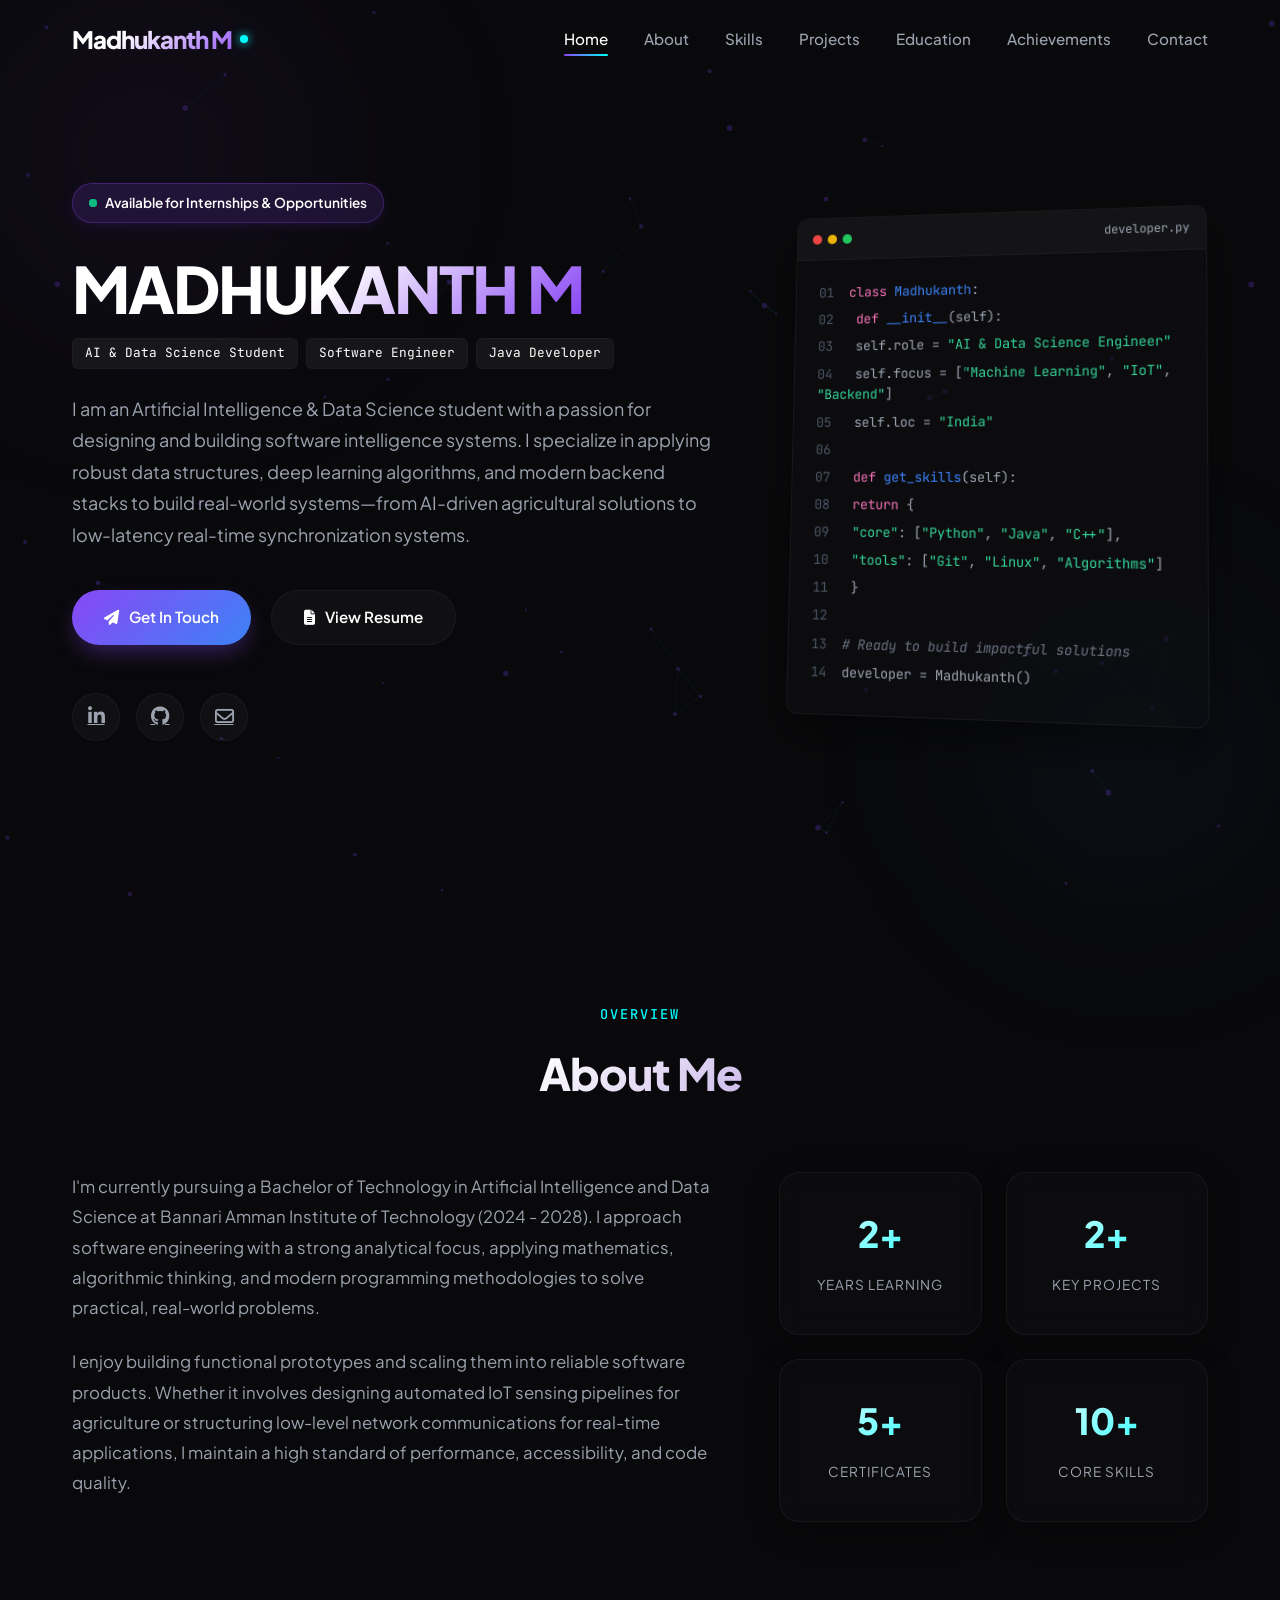
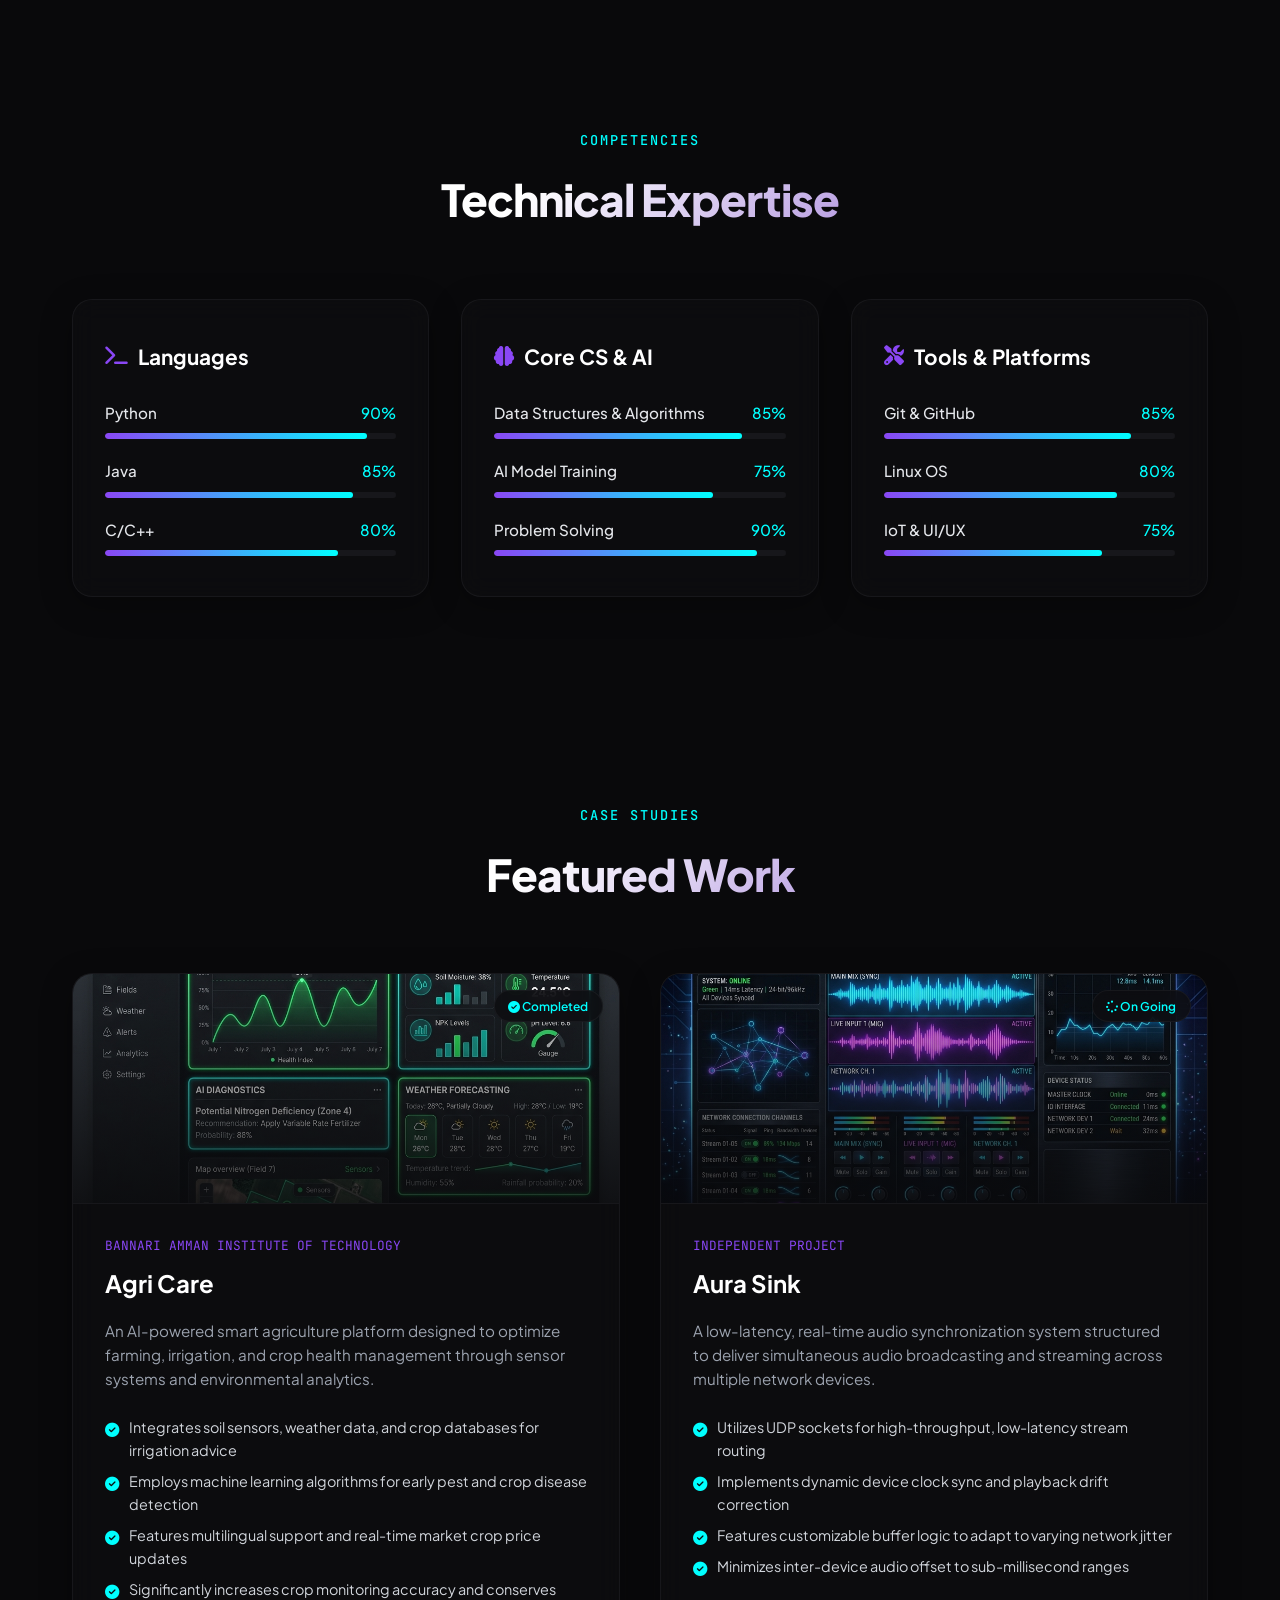
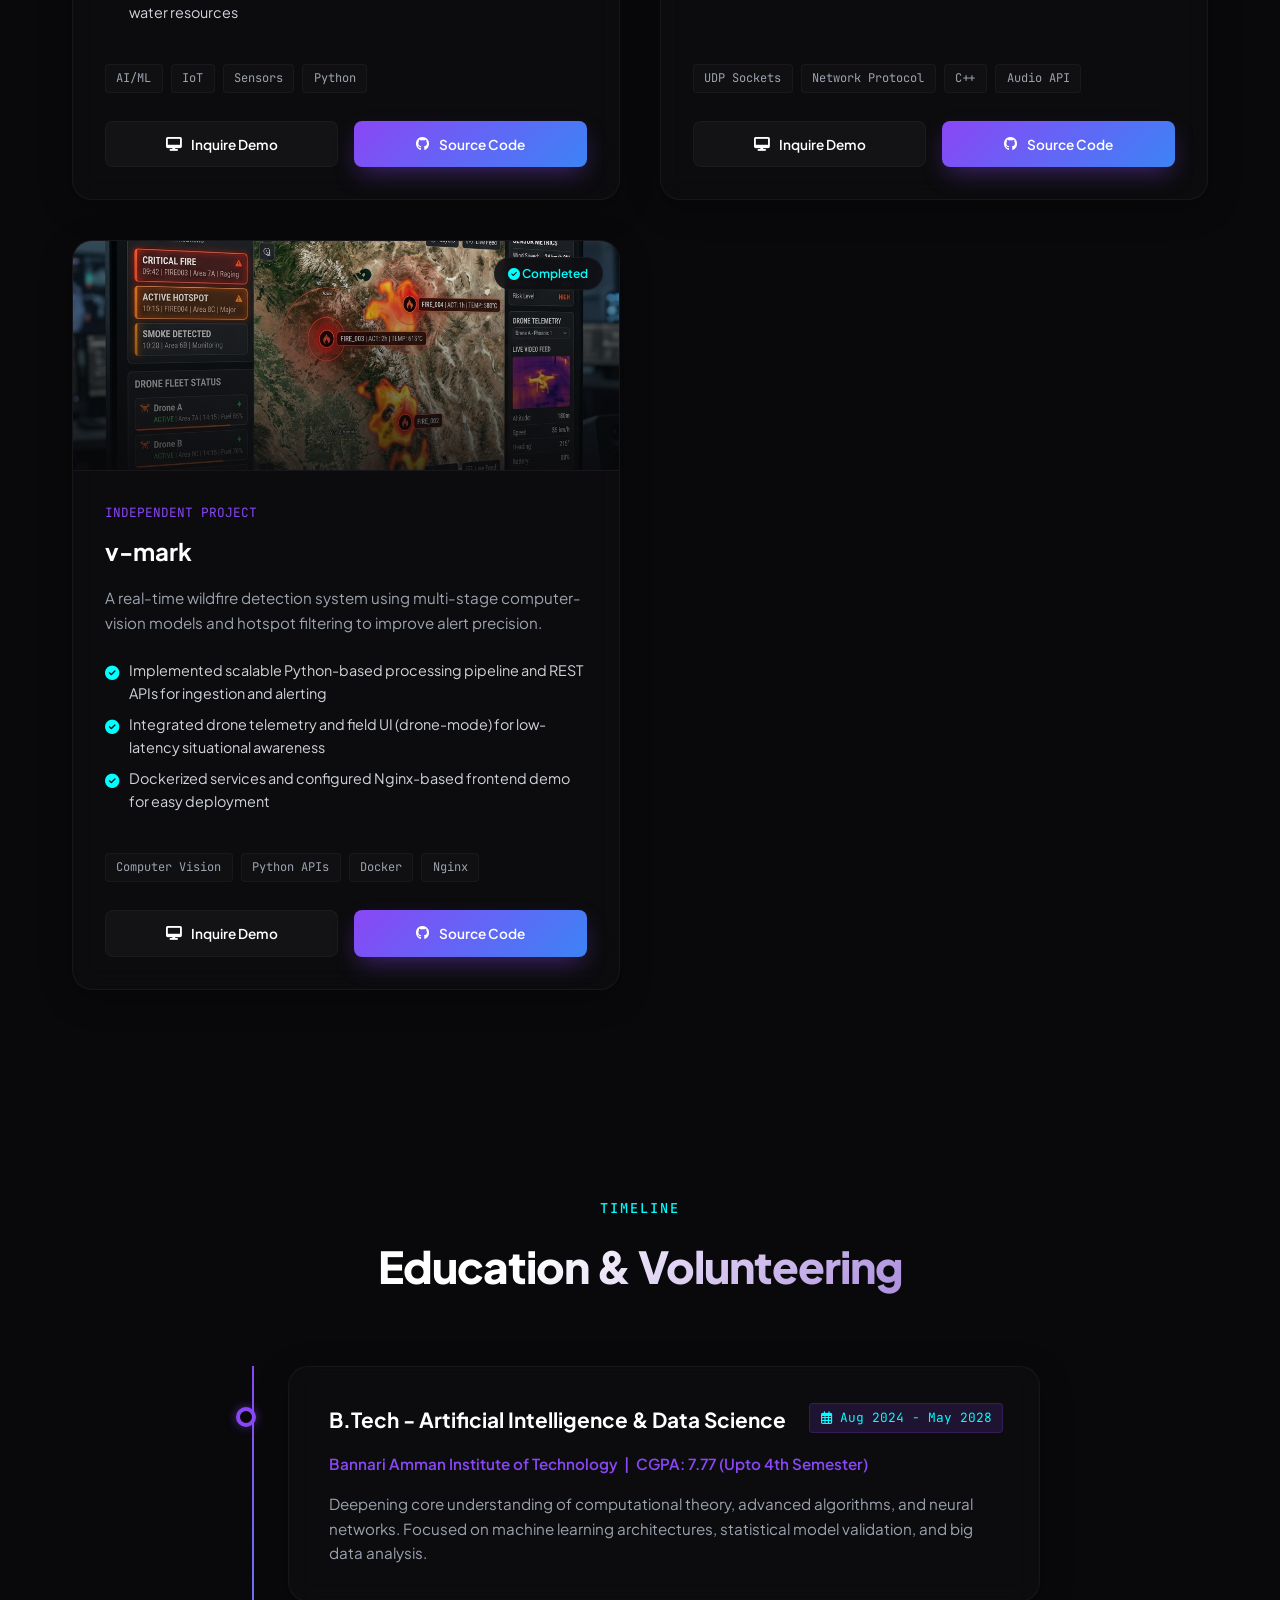
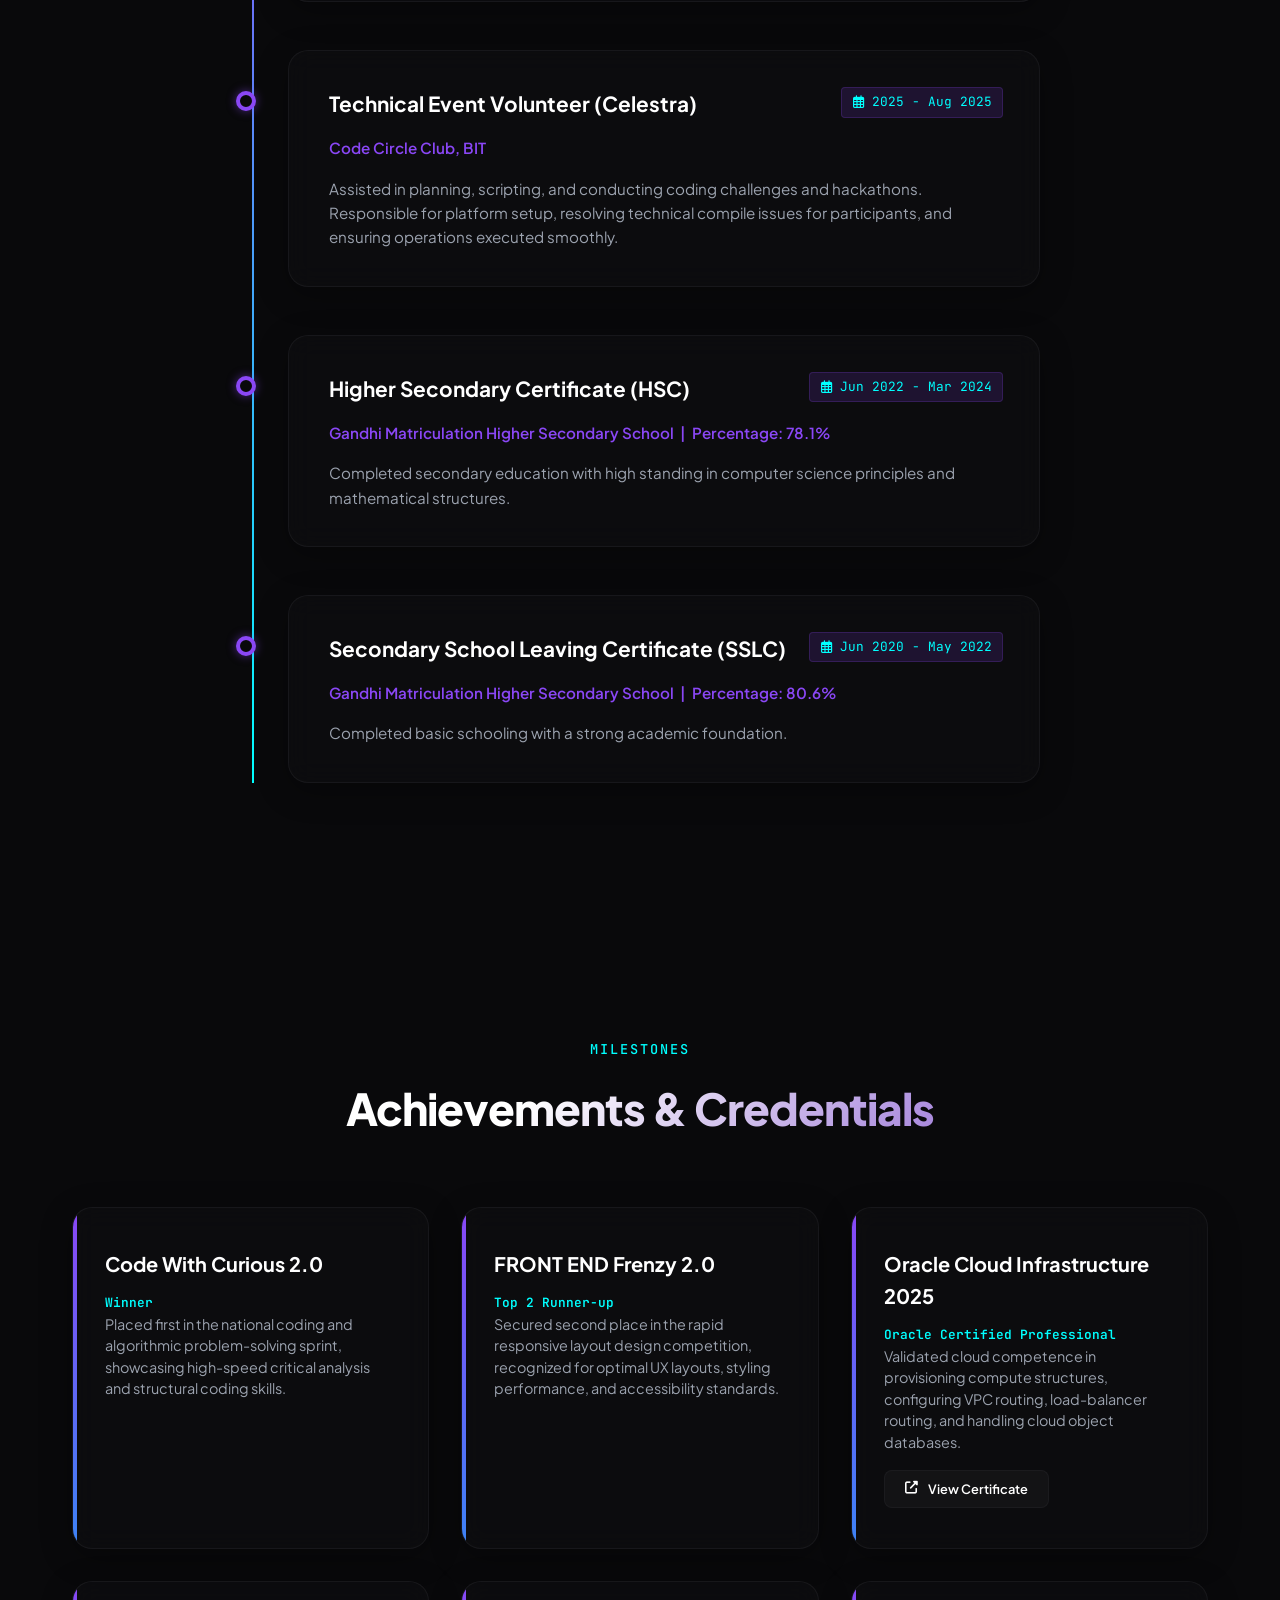
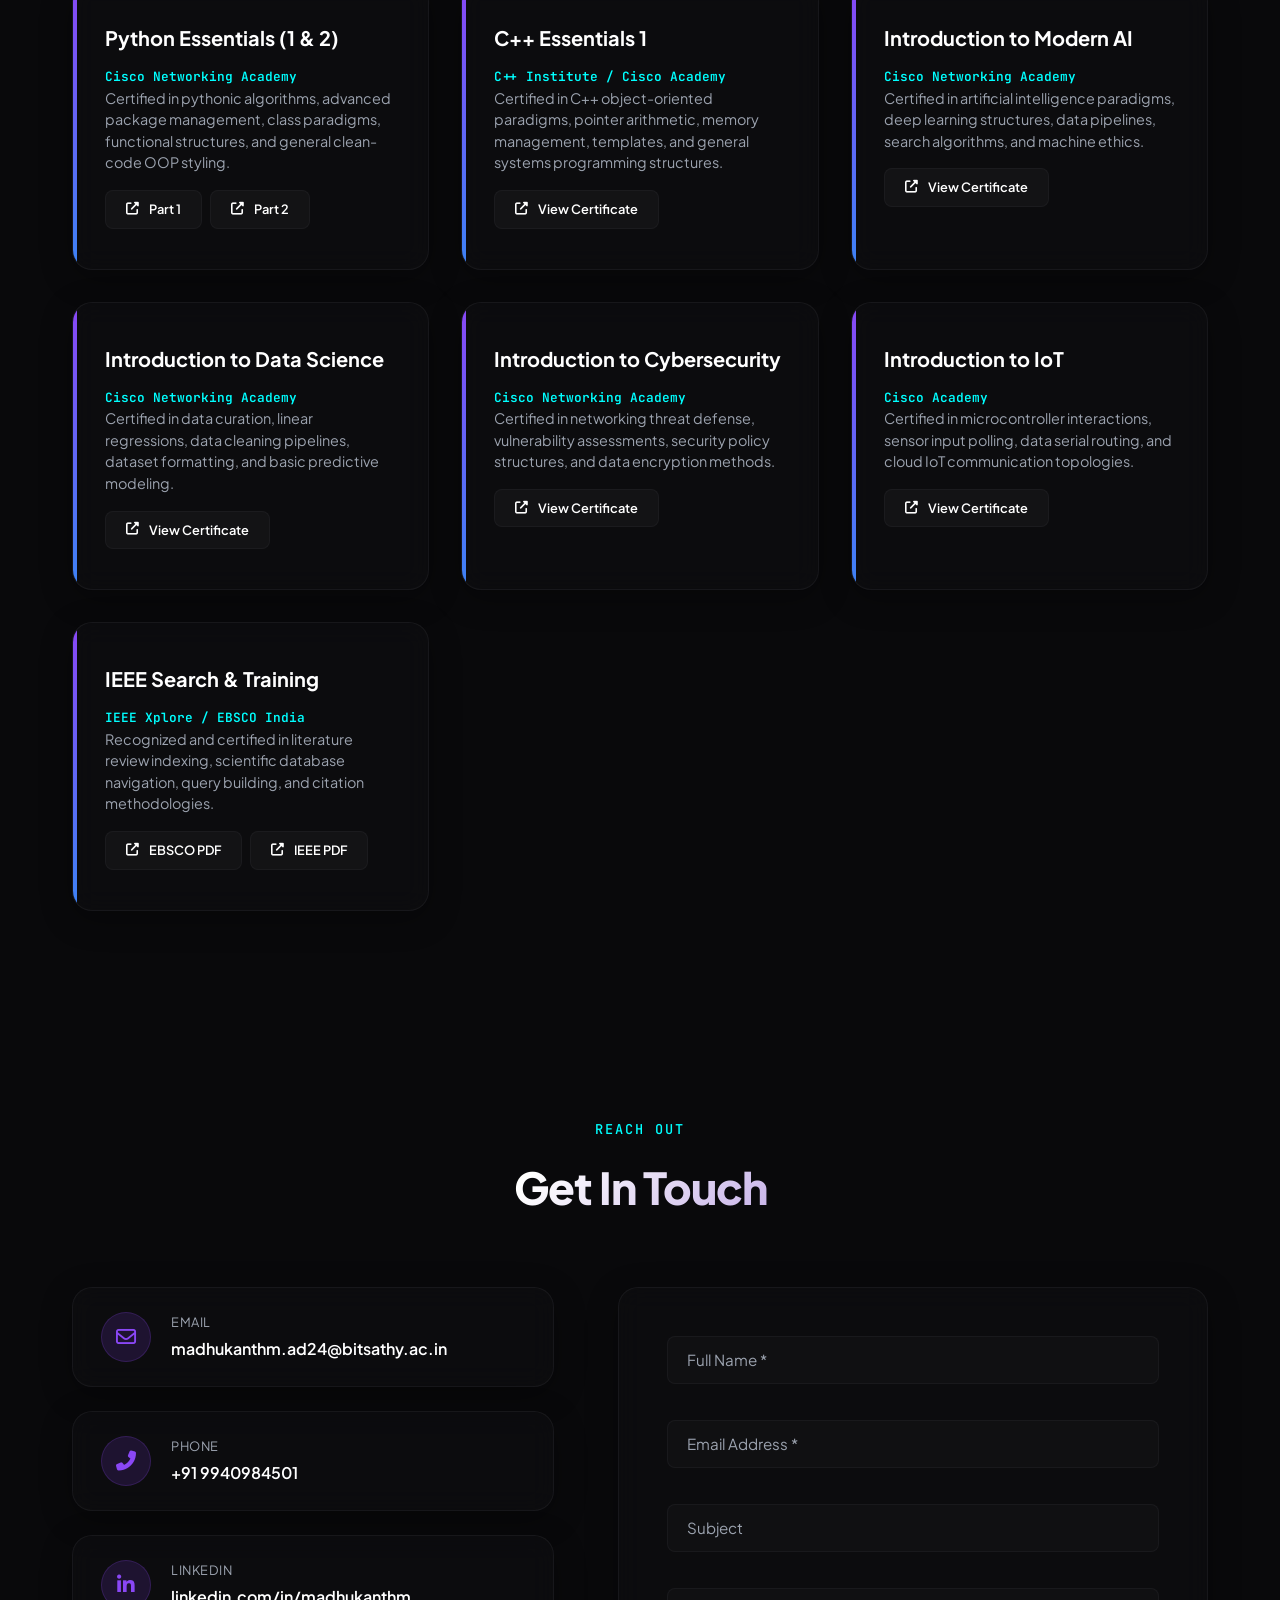
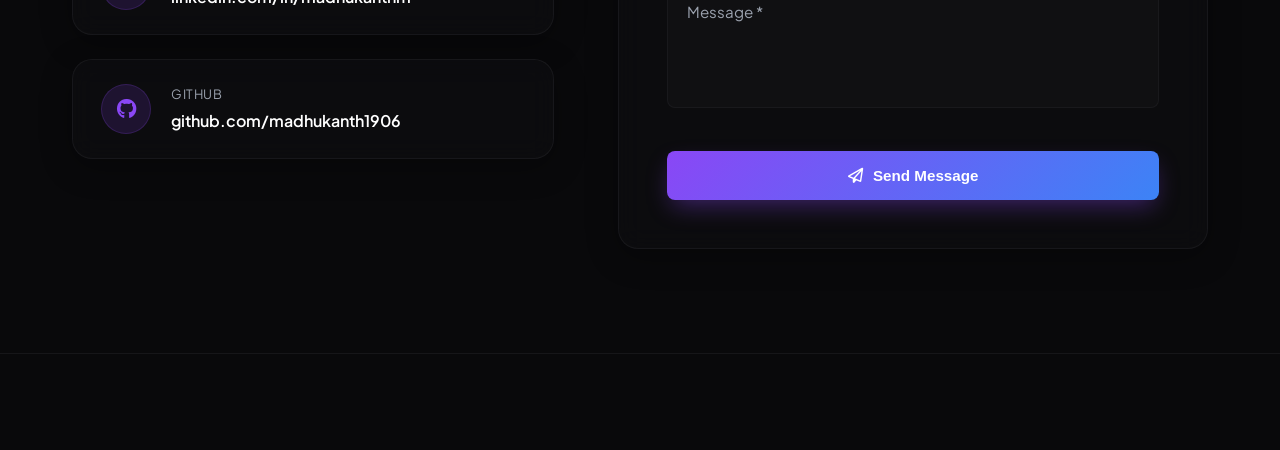
<file: index.html>
<!DOCTYPE html>
<html lang="en">
<head>
    <meta charset="UTF-8">
    <meta name="viewport" content="width=device-width, initial-scale=1.0">
    <title>Madhukanth M | AI & Data Science Specialist & Java Developer</title>
    
    <!-- Meta SEO Tags -->
    <meta name="description" content="Portfolio of Madhukanth M, a software and AI engineer specialized in machine learning, deep learning, data structures, and Java development.">
    <meta name="keywords" content="Madhukanth M, AI Engineer, Data Science, Software Engineer, Portfolio, Java Developer, Java, Python, Bannari Amman Institute of Technology">
    <meta name="author" content="Madhukanth M">
    
    <!-- FontAwesome & Icon packs -->
    <link rel="stylesheet" href="https://cdnjs.cloudflare.com/ajax/libs/font-awesome/6.4.0/css/all.min.css">
    
    <!-- Custom Style sheet -->
    <link rel="stylesheet" href="style.css">
</head>
<body>
    <!-- Interactive Background Particles -->
    <canvas id="canvas-particles"></canvas>
    
    <!-- Ambient Glow Backdrops -->
    <div class="light-glow"></div>
    <div class="light-glow-2"></div>

    <!-- Header & Navigation Bar -->
    <header id="header">
        <nav>
            <a href="#home" class="logo">Madhukanth M<span class="logo-dot"></span></a>
            
            <!-- Desktop navigation links -->
            <ul class="nav-links">
                <li><a href="#home" class="active">Home</a></li>
                <li><a href="#about">About</a></li>
                <li><a href="#skills">Skills</a></li>
                <li><a href="#projects">Projects</a></li>
                <li><a href="#education">Education</a></li>
                <li><a href="#achievements">Achievements</a></li>
                <li><a href="#contact">Contact</a></li>
            </ul>

            <!-- Mobile Hamburger toggle -->
            <button class="hamburger" id="hamburger" aria-label="Toggle Navigation menu">
                <span></span>
                <span></span>
                <span></span>
            </button>
        </nav>
    </header>

    <!-- Mobile Slide-out Menu Overlay -->
    <div class="mobile-nav" id="mobile-nav">
        <a href="#home" class="active">Home</a>
        <a href="#about">About</a>
        <a href="#skills">Skills</a>
        <a href="#projects">Projects</a>
        <a href="#education">Education</a>
        <a href="#achievements">Achievements</a>
        <a href="#contact">Contact</a>
    </div>

    <!-- Main Content Container -->
    <main>
        <!-- 1. Hero Introduction Section -->
        <section id="home" class="hero">
            <div class="hero-grid">
                <div class="hero-text reveal">
                    <!-- Pulsing Available Pill -->
                    <div class="recruiter-badge">
                        <span class="pulse-dot"></span>
                        Available for Internships & Opportunities
                    </div>
                    <h1>MADHUKANTH M</h1>
                    
                    <div class="hero-taglines">
                        <span class="hero-tagline-badge">AI & Data Science Student</span>
                        <span class="hero-tagline-badge">Software Engineer</span>
                        <span class="hero-tagline-badge">Java Developer</span>
                    </div>
                    
                    <p class="description">
                        I am an Artificial Intelligence & Data Science student with a passion for designing and building software intelligence systems. I specialize in applying robust data structures, deep learning algorithms, and modern backend stacks to build real-world systems—from AI-driven agricultural solutions to low-latency real-time synchronization systems.
                    </p>
                    
                    <div class="hero-buttons">
                        <a href="#contact" class="btn btn-primary"><i class="fas fa-paper-plane"></i> Get In Touch</a>
                        <a href="resume.html" target="_blank" class="btn btn-secondary"><i class="fas fa-file-alt"></i> View Resume</a>
                    </div>
                    
                    <div class="hero-socials">
                        <a href="https://www.linkedin.com/in/madhukanthm/" target="_blank" aria-label="LinkedIn Profile"><i class="fab fa-linkedin-in"></i></a>
                        <a href="https://github.com/madhukanth1906" target="_blank" aria-label="GitHub Profile"><i class="fab fa-github"></i></a>
                        <a href="mailto:madhukanthm.ad24@bitsathy.ac.in" aria-label="Send Email"><i class="far fa-envelope"></i></a>
                    </div>
                </div>

                <!-- Graphic/Code representation of developer on the right -->
                <div class="hero-visual reveal">
                    <div class="code-window">
                        <div class="code-header">
                            <div class="code-buttons">
                                <span class="code-btn code-btn-red"></span>
                                <span class="code-btn code-btn-yellow"></span>
                                <span class="code-btn code-btn-green"></span>
                            </div>
                            <span class="code-tab">developer.py</span>
                        </div>
                        <div class="code-body">
                            <div class="code-line"><span class="code-num">01</span><span class="code-keyword">class</span> <span class="code-def">Madhukanth</span>:</div>
                            <div class="code-line"><span class="code-num">02</span>    <span class="code-keyword">def</span> <span class="code-def">__init__</span>(self):</div>
                            <div class="code-line"><span class="code-num">03</span>        self.role = <span class="code-string">"AI & Data Science Engineer"</span></div>
                            <div class="code-line"><span class="code-num">04</span>        self.focus = [<span class="code-string">"Machine Learning"</span>, <span class="code-string">"IoT"</span>, <span class="code-string">"Backend"</span>]</div>
                            <div class="code-line"><span class="code-num">05</span>        self.loc = <span class="code-string">"India"</span></div>
                            <div class="code-line"><span class="code-num">06</span></div>
                            <div class="code-line"><span class="code-num">07</span>    <span class="code-keyword">def</span> <span class="code-def">get_skills</span>(self):</div>
                            <div class="code-line"><span class="code-num">08</span>        <span class="code-keyword">return</span> {</div>
                            <div class="code-line"><span class="code-num">09</span>            <span class="code-string">"core"</span>: [<span class="code-string">"Python"</span>, <span class="code-string">"Java"</span>, <span class="code-string">"C++"</span>],</div>
                            <div class="code-line"><span class="code-num">10</span>            <span class="code-string">"tools"</span>: [<span class="code-string">"Git"</span>, <span class="code-string">"Linux"</span>, <span class="code-string">"Algorithms"</span>]</div>
                            <div class="code-line"><span class="code-num">11</span>        }</div>
                            <div class="code-line"><span class="code-num">12</span></div>
                            <div class="code-line"><span class="code-num">13</span><span class="code-comment"># Ready to build impactful solutions</span></div>
                            <div class="code-line"><span class="code-num">14</span>developer = Madhukanth()</div>
                        </div>
                    </div>
                </div>
            </div>
        </section>

        <!-- 2. About & Statistics Section -->
        <section id="about">
            <div class="section-header reveal">
                <span class="section-tag">Overview</span>
                <h2 class="section-title">About Me</h2>
            </div>
            <div class="about-grid">
                <div class="about-info reveal">
                    <p>
                        I'm currently pursuing a Bachelor of Technology in Artificial Intelligence and Data Science at Bannari Amman Institute of Technology (2024 - 2028). I approach software engineering with a strong analytical focus, applying mathematics, algorithmic thinking, and modern programming methodologies to solve practical, real-world problems.
                    </p>
                    <p>
                        I enjoy building functional prototypes and scaling them into reliable software products. Whether it involves designing automated IoT sensing pipelines for agriculture or structuring low-level network communications for real-time applications, I maintain a high standard of performance, accessibility, and code quality.
                    </p>
                </div>
                <!-- Highlight counts/statistics -->
                <div class="about-stats reveal">
                    <div class="stat-box glass-card">
                        <span class="stat-num">2+</span>
                        <span class="stat-label">Years Learning</span>
                    </div>
                    <div class="stat-box glass-card">
                        <span class="stat-num">2+</span>
                        <span class="stat-label">Key Projects</span>
                    </div>
                    <div class="stat-box glass-card">
                        <span class="stat-num">5+</span>
                        <span class="stat-label">Certificates</span>
                    </div>
                    <div class="stat-box glass-card">
                        <span class="stat-num">10+</span>
                        <span class="stat-label">Core Skills</span>
                    </div>
                </div>
            </div>
        </section>

        <!-- 3. Technical Skills Section -->
        <section id="skills">
            <div class="section-header reveal">
                <span class="section-tag">Competencies</span>
                <h2 class="section-title">Technical Expertise</h2>
            </div>
            <div class="skills-container">
                <!-- Group 1: Languages -->
                <div class="skills-category glass-card reveal">
                    <h3><i class="fas fa-terminal"></i> Languages</h3>
                    <div class="skills-list">
                        <div class="skill-item">
                            <div class="skill-info">
                                <span class="skill-name">Python</span>
                                <span class="skill-pct">90%</span>
                            </div>
                            <div class="skill-progress-bar">
                                <div class="skill-progress-fill" data-width="90%"></div>
                            </div>
                        </div>
                        <div class="skill-item">
                            <div class="skill-info">
                                <span class="skill-name">Java</span>
                                <span class="skill-pct">85%</span>
                            </div>
                            <div class="skill-progress-bar">
                                <div class="skill-progress-fill" data-width="85%"></div>
                            </div>
                        </div>
                        <div class="skill-item">
                            <div class="skill-info">
                                <span class="skill-name">C/C++</span>
                                <span class="skill-pct">80%</span>
                            </div>
                            <div class="skill-progress-bar">
                                <div class="skill-progress-fill" data-width="80%"></div>
                            </div>
                        </div>
                    </div>
                </div>

                <!-- Group 2: Core CS & AI -->
                <div class="skills-category glass-card reveal">
                    <h3><i class="fas fa-brain"></i> Core CS & AI</h3>
                    <div class="skills-list">
                        <div class="skill-item">
                            <div class="skill-info">
                                <span class="skill-name">Data Structures & Algorithms</span>
                                <span class="skill-pct">85%</span>
                            </div>
                            <div class="skill-progress-bar">
                                <div class="skill-progress-fill" data-width="85%"></div>
                            </div>
                        </div>
                        <div class="skill-item">
                            <div class="skill-info">
                                <span class="skill-name">AI Model Training</span>
                                <span class="skill-pct">75%</span>
                            </div>
                            <div class="skill-progress-bar">
                                <div class="skill-progress-fill" data-width="75%"></div>
                            </div>
                        </div>
                        <div class="skill-item">
                            <div class="skill-info">
                                <span class="skill-name">Problem Solving</span>
                                <span class="skill-pct">90%</span>
                            </div>
                            <div class="skill-progress-bar">
                                <div class="skill-progress-fill" data-width="90%"></div>
                            </div>
                        </div>
                    </div>
                </div>

                <!-- Group 3: Tools & Platforms -->
                <div class="skills-category glass-card reveal">
                    <h3><i class="fas fa-tools"></i> Tools & Platforms</h3>
                    <div class="skills-list">
                        <div class="skill-item">
                            <div class="skill-info">
                                <span class="skill-name">Git & GitHub</span>
                                <span class="skill-pct">85%</span>
                            </div>
                            <div class="skill-progress-bar">
                                <div class="skill-progress-fill" data-width="85%"></div>
                            </div>
                        </div>
                        <div class="skill-item">
                            <div class="skill-info">
                                <span class="skill-name">Linux OS</span>
                                <span class="skill-pct">80%</span>
                            </div>
                            <div class="skill-progress-bar">
                                <div class="skill-progress-fill" data-width="80%"></div>
                            </div>
                        </div>
                        <div class="skill-item">
                            <div class="skill-info">
                                <span class="skill-name">IoT & UI/UX</span>
                                <span class="skill-pct">75%</span>
                            </div>
                            <div class="skill-progress-bar">
                                <div class="skill-progress-fill" data-width="75%"></div>
                            </div>
                        </div>
                    </div>
                </div>
            </div>
        </section>

        <!-- 4. Featured Projects Section -->
        <section id="projects">
            <div class="section-header reveal">
                <span class="section-tag">Case Studies</span>
                <h2 class="section-title">Featured Work</h2>
            </div>
            <div class="projects-grid">
                <!-- Project 1: Agri Care -->
                <div class="project-card glass-card reveal">
                    <div class="project-img-wrapper">
                        <img src="assets/images/agri_care.png" alt="Agri Care dashboard UI mockup" class="project-img">
                        <div class="project-img-overlay"></div>
                        <span class="project-card-status"><i class="fas fa-check-circle"></i> Completed</span>
                    </div>
                    <div class="project-details">
                        <div class="project-meta-location">Bannari Amman Institute of Technology</div>
                        <h3>Agri Care</h3>
                        <p class="project-description">
                            An AI-powered smart agriculture platform designed to optimize farming, irrigation, and crop health management through sensor systems and environmental analytics.
                        </p>
                        <ul class="project-features">
                            <li>Integrates soil sensors, weather data, and crop databases for irrigation advice</li>
                            <li>Employs machine learning algorithms for early pest and crop disease detection</li>
                            <li>Features multilingual support and real-time market crop price updates</li>
                            <li>Significantly increases crop monitoring accuracy and conserves water resources</li>
                        </ul>
                        <div class="project-tags">
                            <span class="project-tag">AI/ML</span>
                            <span class="project-tag">IoT</span>
                            <span class="project-tag">Sensors</span>
                            <span class="project-tag">Python</span>
                        </div>
                        <div class="project-links">
                            <a href="#contact" class="btn btn-secondary"><i class="fas fa-desktop"></i> Inquire Demo</a>
                            <a href="https://github.com/madhukanth1906/Agri-care" target="_blank" class="btn btn-primary"><i class="fab fa-github"></i> Source Code</a>
                        </div>
                    </div>
                </div>

                <!-- Project 2: Aura Sink -->
                <div class="project-card glass-card reveal">
                    <div class="project-img-wrapper">
                        <img src="assets/images/aura_sink.png" alt="Aura Sink latency graph UI mockup" class="project-img">
                        <div class="project-img-overlay"></div>
                        <span class="project-card-status"><i class="fas fa-spinner fa-spin"></i> On Going</span>
                    </div>
                    <div class="project-details">
                        <div class="project-meta-location">Independent Project</div>
                        <h3>Aura Sink</h3>
                        <p class="project-description">
                            A low-latency, real-time audio synchronization system structured to deliver simultaneous audio broadcasting and streaming across multiple network devices.
                        </p>
                        <ul class="project-features">
                            <li>Utilizes UDP sockets for high-throughput, low-latency stream routing</li>
                            <li>Implements dynamic device clock sync and playback drift correction</li>
                            <li>Features customizable buffer logic to adapt to varying network jitter</li>
                            <li>Minimizes inter-device audio offset to sub-millisecond ranges</li>
                        </ul>
                        <div class="project-tags">
                            <span class="project-tag">UDP Sockets</span>
                            <span class="project-tag">Network Protocol</span>
                            <span class="project-tag">C++</span>
                            <span class="project-tag">Audio API</span>
                        </div>
                        <div class="project-links">
                            <a href="#contact" class="btn btn-secondary"><i class="fas fa-desktop"></i> Inquire Demo</a>
                            <a href="https://github.com/madhukanth1906" target="_blank" class="btn btn-primary"><i class="fab fa-github"></i> Source Code</a>
                        </div>
                    </div>
                </div>

                <!-- Project 3: v-mark -->
                <div class="project-card glass-card reveal">
                    <div class="project-img-wrapper">
                        <img src="assets/images/v_mark.png" alt="v-mark wildfire detection UI mockup" class="project-img">
                        <div class="project-img-overlay"></div>
                        <span class="project-card-status"><i class="fas fa-check-circle"></i> Completed</span>
                    </div>
                    <div class="project-details">
                        <div class="project-meta-location">Independent Project</div>
                        <h3>v-mark</h3>
                        <p class="project-description">
                            A real-time wildfire detection system using multi-stage computer-vision models and hotspot filtering to improve alert precision.
                        </p>
                        <ul class="project-features">
                            <li>Implemented scalable Python-based processing pipeline and REST APIs for ingestion and alerting</li>
                            <li>Integrated drone telemetry and field UI (drone-mode) for low-latency situational awareness</li>
                            <li>Dockerized services and configured Nginx-based frontend demo for easy deployment</li>
                        </ul>
                        <div class="project-tags">
                            <span class="project-tag">Computer Vision</span>
                            <span class="project-tag">Python APIs</span>
                            <span class="project-tag">Docker</span>
                            <span class="project-tag">Nginx</span>
                        </div>
                        <div class="project-links">
                            <a href="#contact" class="btn btn-secondary"><i class="fas fa-desktop"></i> Inquire Demo</a>
                            <a href="https://github.com/madhukanth1906/Fire-Detection" target="_blank" class="btn btn-primary"><i class="fab fa-github"></i> Source Code</a>
                        </div>
                    </div>
                </div>
            </div>
        </section>

        <!-- 5. Education & Volunteering Section -->
        <section id="education" class="education-section">
            <div class="section-header reveal">
                <span class="section-tag">Timeline</span>
                <h2 class="section-title">Education & Volunteering</h2>
            </div>
            
            <div class="timeline-container">
                <!-- Education Node 1 -->
                <div class="timeline-card glass-card reveal">
                    <span class="timeline-node"></span>
                    <div class="timeline-header">
                        <h3 class="timeline-role">B.Tech - Artificial Intelligence & Data Science</h3>
                        <span class="timeline-date"><i class="far fa-calendar-alt"></i> Aug 2024 - May 2028</span>
                    </div>
                    <div class="timeline-company">Bannari Amman Institute of Technology &nbsp;|&nbsp; CGPA: 7.77 (Upto 4th Semester)</div>
                    <p class="timeline-body">
                        Deepening core understanding of computational theory, advanced algorithms, and neural networks. Focused on machine learning architectures, statistical model validation, and big data analysis.
                    </p>
                </div>

                <!-- Volunteering Node -->
                <div class="timeline-card glass-card reveal">
                    <span class="timeline-node"></span>
                    <div class="timeline-header">
                        <h3 class="timeline-role">Technical Event Volunteer (Celestra)</h3>
                        <span class="timeline-date"><i class="far fa-calendar-alt"></i> 2025 - Aug 2025</span>
                    </div>
                    <div class="timeline-company">Code Circle Club, BIT</div>
                    <p class="timeline-body">
                        Assisted in planning, scripting, and conducting coding challenges and hackathons. Responsible for platform setup, resolving technical compile issues for participants, and ensuring operations executed smoothly.
                    </p>
                </div>

                <!-- Education Node 2 -->
                <div class="timeline-card glass-card reveal">
                    <span class="timeline-node"></span>
                    <div class="timeline-header">
                        <h3 class="timeline-role">Higher Secondary Certificate (HSC)</h3>
                        <span class="timeline-date"><i class="far fa-calendar-alt"></i> Jun 2022 - Mar 2024</span>
                    </div>
                    <div class="timeline-company">Gandhi Matriculation Higher Secondary School &nbsp;|&nbsp; Percentage: 78.1%</div>
                    <p class="timeline-body">
                        Completed secondary education with high standing in computer science principles and mathematical structures.
                    </p>
                </div>

                <!-- Education Node 3 -->
                <div class="timeline-card glass-card reveal">
                    <span class="timeline-node"></span>
                    <div class="timeline-header">
                        <h3 class="timeline-role">Secondary School Leaving Certificate (SSLC)</h3>
                        <span class="timeline-date"><i class="far fa-calendar-alt"></i> Jun 2020 - May 2022</span>
                    </div>
                    <div class="timeline-company">Gandhi Matriculation Higher Secondary School &nbsp;|&nbsp; Percentage: 80.6%</div>
                    <p class="timeline-body">
                        Completed basic schooling with a strong academic foundation.
                    </p>
                </div>
            </div>
        </section>

        <!-- 6. Achievements & Certifications -->
        <section id="achievements">
            <div class="section-header reveal">
                <span class="section-tag">Milestones</span>
                <h2 class="section-title">Achievements & Credentials</h2>
            </div>
            <div class="achievements-grid">
                <!-- Achievement 1 -->
                <div class="achievement-card glass-card reveal">
                    <h3>Code With Curious 2.0</h3>
                    <span class="achievement-meta">Winner</span>
                    <p class="achievement-desc">Placed first in the national coding and algorithmic problem-solving sprint, showcasing high-speed critical analysis and structural coding skills.</p>
                </div>

                <!-- Achievement 2 -->
                <div class="achievement-card glass-card reveal">
                    <h3>FRONT END Frenzy 2.0</h3>
                    <span class="achievement-meta">Top 2 Runner-up</span>
                    <p class="achievement-desc">Secured second place in the rapid responsive layout design competition, recognized for optimal UX layouts, styling performance, and accessibility standards.</p>
                </div>

                <!-- Certification 3 -->
                <div class="achievement-card glass-card reveal">
                    <h3>Oracle Cloud Infrastructure 2025</h3>
                    <span class="achievement-meta">Oracle Certified Professional</span>
                    <p class="achievement-desc">Validated cloud competence in provisioning compute structures, configuring VPC routing, load-balancer routing, and handling cloud object databases.</p>
                    <a href="assets/certificates/oracle_cloud_2025.pdf" target="_blank" class="btn btn-secondary btn-sm" style="margin-top: 1rem;"><i class="fas fa-external-link-alt"></i> View Certificate</a>
                </div>

                <!-- Certification 4 -->
                <div class="achievement-card glass-card reveal">
                    <h3>Python Essentials (1 & 2)</h3>
                    <span class="achievement-meta">Cisco Networking Academy</span>
                    <p class="achievement-desc">Certified in pythonic algorithms, advanced package management, class paradigms, functional structures, and general clean-code OOP styling.</p>
                    <div style="display: flex; gap: 8px; margin-top: 1rem; flex-wrap: wrap;">
                        <a href="assets/certificates/python_essentials_1.pdf" target="_blank" class="btn btn-secondary btn-sm"><i class="fas fa-external-link-alt"></i> Part 1</a>
                        <a href="assets/certificates/python_essentials_2.pdf" target="_blank" class="btn btn-secondary btn-sm"><i class="fas fa-external-link-alt"></i> Part 2</a>
                    </div>
                </div>

                <!-- Certification 5 -->
                <div class="achievement-card glass-card reveal">
                    <h3>C++ Essentials 1</h3>
                    <span class="achievement-meta">C++ Institute / Cisco Academy</span>
                    <p class="achievement-desc">Certified in C++ object-oriented paradigms, pointer arithmetic, memory management, templates, and general systems programming structures.</p>
                    <a href="assets/certificates/cpp_essentials_1.pdf" target="_blank" class="btn btn-secondary btn-sm" style="margin-top: 1rem;"><i class="fas fa-external-link-alt"></i> View Certificate</a>
                </div>

                <!-- Certification 6 -->
                <div class="achievement-card glass-card reveal">
                    <h3>Introduction to Modern AI</h3>
                    <span class="achievement-meta">Cisco Networking Academy</span>
                    <p class="achievement-desc">Certified in artificial intelligence paradigms, deep learning structures, data pipelines, search algorithms, and machine ethics.</p>
                    <a href="assets/certificates/intro_modern_ai.pdf" target="_blank" class="btn btn-secondary btn-sm" style="margin-top: 1rem;"><i class="fas fa-external-link-alt"></i> View Certificate</a>
                </div>

                <!-- Certification 7 -->
                <div class="achievement-card glass-card reveal">
                    <h3>Introduction to Data Science</h3>
                    <span class="achievement-meta">Cisco Networking Academy</span>
                    <p class="achievement-desc">Certified in data curation, linear regressions, data cleaning pipelines, dataset formatting, and basic predictive modeling.</p>
                    <a href="assets/certificates/intro_data_science.pdf" target="_blank" class="btn btn-secondary btn-sm" style="margin-top: 1rem;"><i class="fas fa-external-link-alt"></i> View Certificate</a>
                </div>

                <!-- Certification 8 -->
                <div class="achievement-card glass-card reveal">
                    <h3>Introduction to Cybersecurity</h3>
                    <span class="achievement-meta">Cisco Networking Academy</span>
                    <p class="achievement-desc">Certified in networking threat defense, vulnerability assessments, security policy structures, and data encryption methods.</p>
                    <a href="assets/certificates/intro_cybersecurity.pdf" target="_blank" class="btn btn-secondary btn-sm" style="margin-top: 1rem;"><i class="fas fa-external-link-alt"></i> View Certificate</a>
                </div>

                <!-- Certification 9 -->
                <div class="achievement-card glass-card reveal">
                    <h3>Introduction to IoT</h3>
                    <span class="achievement-meta">Cisco Academy</span>
                    <p class="achievement-desc">Certified in microcontroller interactions, sensor input polling, data serial routing, and cloud IoT communication topologies.</p>
                    <a href="assets/certificates/intro_iot.pdf" target="_blank" class="btn btn-secondary btn-sm" style="margin-top: 1rem;"><i class="fas fa-external-link-alt"></i> View Certificate</a>
                </div>

                <!-- Certification 10 -->
                <div class="achievement-card glass-card reveal">
                    <h3>IEEE Search & Training</h3>
                    <span class="achievement-meta">IEEE Xplore / EBSCO India</span>
                    <p class="achievement-desc">Recognized and certified in literature review indexing, scientific database navigation, query building, and citation methodologies.</p>
                    <div style="display: flex; gap: 8px; margin-top: 1rem; flex-wrap: wrap;">
                        <a href="assets/certificates/ieee_ebsco_training.pdf" target="_blank" class="btn btn-secondary btn-sm"><i class="fas fa-external-link-alt"></i> EBSCO PDF</a>
                        <a href="assets/certificates/ieee_xplore_assignment.pdf" target="_blank" class="btn btn-secondary btn-sm"><i class="fas fa-external-link-alt"></i> IEEE PDF</a>
                    </div>
                </div>
            </div>
        </section>

        <!-- 7. Contact Section -->
        <section id="contact">
            <div class="section-header reveal">
                <span class="section-tag">Reach Out</span>
                <h2 class="section-title">Get In Touch</h2>
            </div>
            
            <div class="contact-grid">
                <!-- Contact info details cards -->
                <div class="contact-info-panel reveal">
                    <!-- Email -->
                    <a href="mailto:madhukanthm.ad24@bitsathy.ac.in" class="contact-detail-card glass-card">
                        <div class="contact-detail-icon">
                            <i class="far fa-envelope"></i>
                        </div>
                        <div class="contact-detail-content">
                            <span class="contact-detail-label">Email</span>
                            <span class="contact-detail-value">madhukanthm.ad24@bitsathy.ac.in</span>
                        </div>
                    </a>

                    <!-- Phone -->
                    <a href="tel:+919940984501" class="contact-detail-card glass-card">
                        <div class="contact-detail-icon">
                            <i class="fas fa-phone-alt"></i>
                        </div>
                        <div class="contact-detail-content">
                            <span class="contact-detail-label">Phone</span>
                            <span class="contact-detail-value">+91 9940984501</span>
                        </div>
                    </a>

                    <!-- LinkedIn -->
                    <a href="https://www.linkedin.com/in/madhukanthm/" target="_blank" class="contact-detail-card glass-card">
                        <div class="contact-detail-icon">
                            <i class="fab fa-linkedin-in"></i>
                        </div>
                        <div class="contact-detail-content">
                            <span class="contact-detail-label">LinkedIn</span>
                            <span class="contact-detail-value">linkedin.com/in/madhukanthm</span>
                        </div>
                    </a>

                    <!-- GitHub -->
                    <a href="https://github.com/madhukanth1906" target="_blank" class="contact-detail-card glass-card">
                        <div class="contact-detail-icon">
                            <i class="fab fa-github"></i>
                        </div>
                        <div class="contact-detail-content">
                            <span class="contact-detail-label">GitHub</span>
                            <span class="contact-detail-value">github.com/madhukanth1906</span>
                        </div>
                    </a>
                </div>

                <!-- Contact Interactive Form -->
                <div class="contact-form-card glass-card reveal">
                    <form id="contactForm" autocomplete="off">
                        <!-- Access Key for Web3Forms. Get a free key at https://web3forms.com -->
                        <input type="hidden" name="access_key" value="f3e1086e-b48c-4645-ad33-86a6a8a886ab">

                        <div class="form-group">
                            <input type="text" id="name" name="name" class="form-input" placeholder=" " required>
                            <label for="name" class="form-label">Full Name *</label>
                        </div>
                        <div class="form-group">
                            <input type="email" id="email" name="email" class="form-input" placeholder=" " required>
                            <label for="email" class="form-label">Email Address *</label>
                        </div>
                        <div class="form-group">
                            <input type="text" id="subject" name="subject" class="form-input" placeholder=" ">
                            <label for="subject" class="form-label">Subject</label>
                        </div>
                        <div class="form-group">
                            <textarea id="message" name="message" class="form-input form-textarea" placeholder=" " required></textarea>
                            <label for="message" class="form-label">Message *</label>
                        </div>
                        <button type="submit" class="btn btn-primary">
                            <i class="far fa-paper-plane"></i> Send Message
                        </button>
                    </form>
                </div>
            </div>
        </section>
    </main>

    <!-- Footer -->
    <footer>
    </footer>

    <!-- Custom Script File -->
    <script src="script.js"></script>
</body>
</html>
</file>
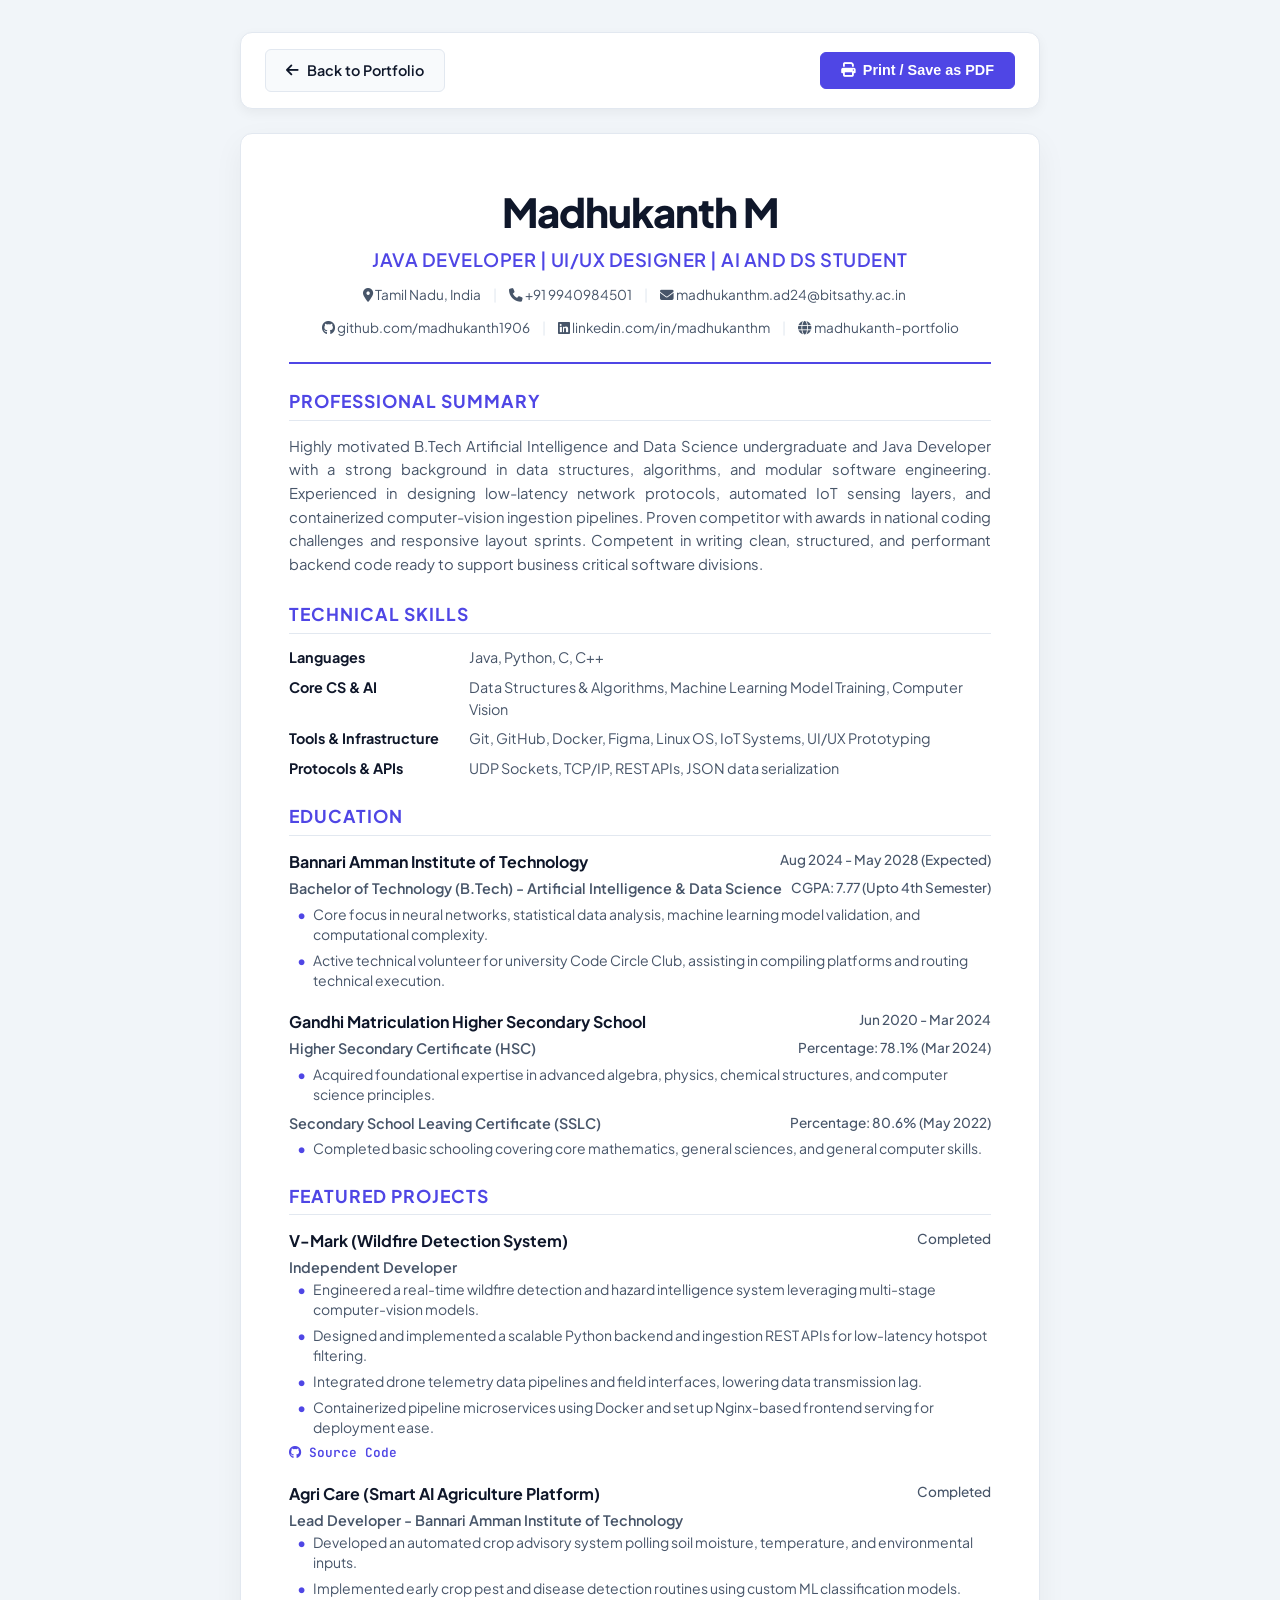
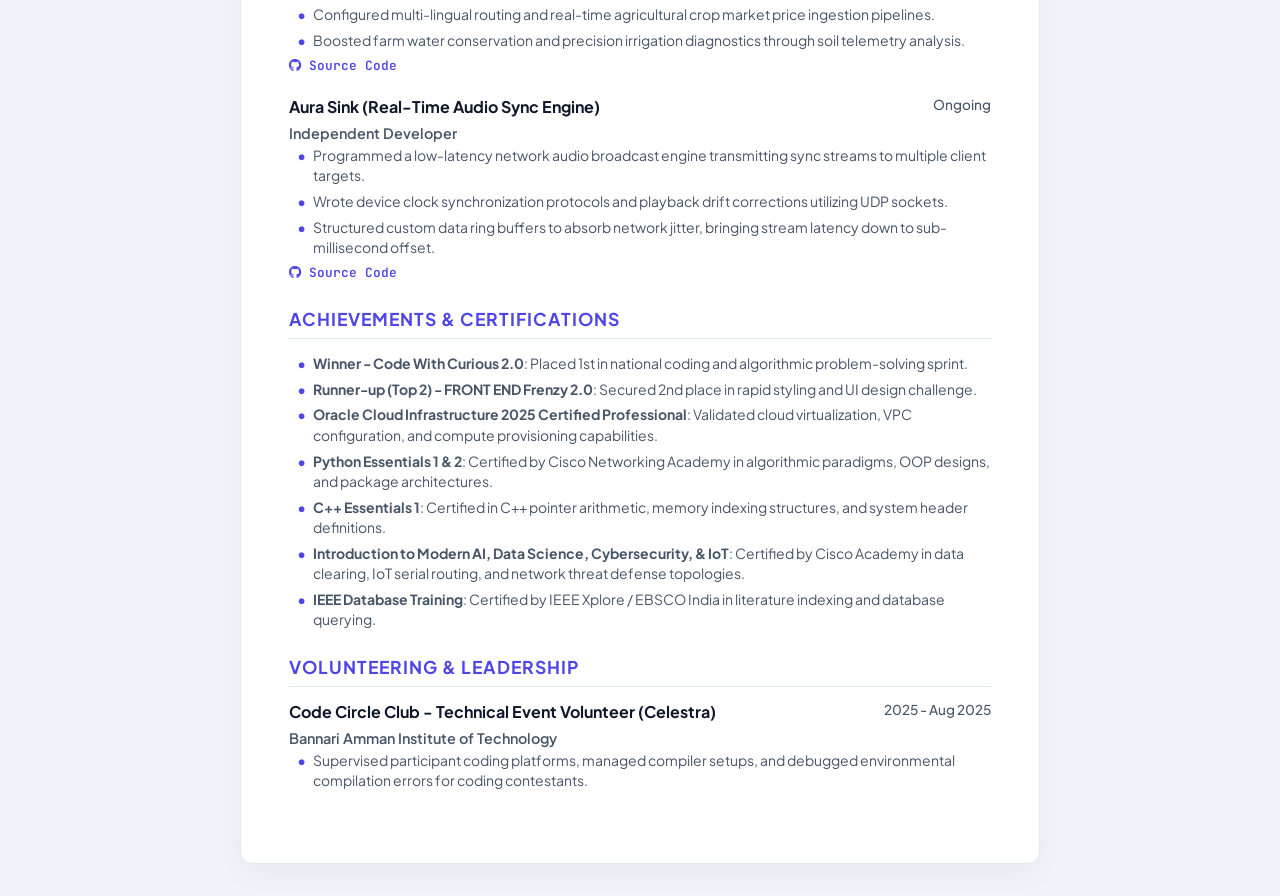
<file: resume.html>
<!DOCTYPE html>
<html lang="en">

<head>
    <meta charset="UTF-8">
    <meta name="viewport" content="width=device-width, initial-scale=1.0">
    <title>Resume | Madhukanth M</title>

    <!-- Fonts & Icons -->
    <link rel="stylesheet" href="https://cdnjs.cloudflare.com/ajax/libs/font-awesome/6.4.0/css/all.min.css">
    <link
        href="https://fonts.googleapis.com/css2?family=Plus+Jakarta+Sans:wght@300;400;500;600;700;800&family=JetBrains+Mono:wght@400;500&display=swap"
        rel="stylesheet">

    <style>
        /* CSS reset & variables */
        * {
            margin: 0;
            padding: 0;
            box-sizing: border-box;
        }

        :root {
            --text-dark: #0f172a;
            --text-muted: #475569;
            --primary: #4f46e5;
            --border: #e2e8f0;
            --bg-light: #f8fafc;
            --font-sans: 'Plus Jakarta Sans', -apple-system, BlinkMacSystemFont, "Segoe UI", sans-serif;
            --font-mono: 'JetBrains Mono', monospace;
        }

        body {
            font-family: var(--font-sans);
            color: var(--text-dark);
            background-color: #f1f5f9;
            line-height: 1.5;
            padding: 2rem 1rem;
            display: flex;
            flex-direction: column;
            align-items: center;
        }

        /* Floating Actions Bar (Hidden during Print) */
        .actions-bar {
            width: 100%;
            max-width: 800px;
            display: flex;
            justify-content: space-between;
            align-items: center;
            background: #ffffff;
            padding: 1rem 1.5rem;
            border-radius: 12px;
            box-shadow: 0 4px 12px rgba(0, 0, 0, 0.05);
            margin-bottom: 1.5rem;
            border: 1px solid var(--border);
        }

        .actions-btn {
            display: inline-flex;
            align-items: center;
            gap: 8px;
            padding: 0.6rem 1.25rem;
            font-size: 0.9rem;
            font-weight: 600;
            text-decoration: none;
            color: var(--text-dark);
            background: var(--bg-light);
            border: 1px solid var(--border);
            border-radius: 6px;
            cursor: pointer;
            transition: all 0.2s ease;
        }

        .actions-btn:hover {
            background: #e2e8f0;
            transform: translateY(-1px);
        }

        .actions-btn-primary {
            color: #ffffff;
            background: var(--primary);
            border-color: var(--primary);
        }

        .actions-btn-primary:hover {
            background: #4338ca;
        }

        /* Resume Sheet Layout */
        .resume-sheet {
            width: 100%;
            max-width: 800px;
            background: #ffffff;
            padding: 3rem;
            border-radius: 12px;
            box-shadow: 0 10px 30px rgba(0, 0, 0, 0.05);
            border: 1px solid var(--border);
        }

        /* Header block */
        header {
            text-align: center;
            border-bottom: 2px solid var(--primary);
            padding-bottom: 1.5rem;
            margin-bottom: 1.5rem;
        }

        header h1 {
            font-size: 2.5rem;
            font-weight: 800;
            color: var(--text-dark);
            letter-spacing: -1px;
            margin-bottom: 0.25rem;
        }

        .role-title {
            font-size: 1.15rem;
            font-weight: 600;
            color: var(--primary);
            letter-spacing: 0.5px;
            text-transform: uppercase;
            margin-bottom: 0.75rem;
        }

        .contact-details {
            display: flex;
            justify-content: center;
            flex-wrap: wrap;
            gap: 12px;
            font-size: 0.85rem;
            color: var(--text-muted);
        }

        .contact-details a {
            color: inherit;
            text-decoration: none;
            transition: color 0.15s ease;
        }

        .contact-details a:hover {
            color: var(--primary);
        }

        .contact-sep {
            color: var(--border);
        }

        /* General Section Blocks */
        section {
            margin-bottom: 1.5rem;
        }

        .section-title {
            font-size: 1.1rem;
            font-weight: 700;
            color: var(--primary);
            text-transform: uppercase;
            letter-spacing: 1px;
            border-bottom: 1px solid var(--border);
            padding-bottom: 0.35rem;
            margin-bottom: 0.85rem;
        }

        /* Summary */
        .summary p {
            font-size: 0.925rem;
            color: var(--text-muted);
            line-height: 1.6;
            text-align: justify;
        }

        /* Skills Lists */
        .skills-table {
            display: flex;
            flex-direction: column;
            gap: 8px;
        }

        .skills-row {
            display: grid;
            grid-template-columns: 180px 1fr;
            font-size: 0.9rem;
        }

        .skills-category {
            font-weight: 700;
            color: var(--text-dark);
        }

        .skills-val {
            color: var(--text-muted);
        }

        /* Experience, Education, Projects Items */
        .item-block {
            margin-bottom: 1.25rem;
        }

        .item-block:last-child {
            margin-bottom: 0;
        }

        .item-header {
            display: flex;
            justify-content: space-between;
            align-items: flex-start;
            margin-bottom: 0.25rem;
        }

        .item-title {
            font-size: 1rem;
            font-weight: 700;
            color: var(--text-dark);
        }

        .item-meta {
            font-size: 0.9rem;
            font-weight: 600;
            color: var(--text-muted);
        }

        .item-date {
            font-family: var(--font-sans);
            font-size: 0.85rem;
            font-weight: 500;
            color: var(--text-muted);
            white-space: nowrap;
        }

        /* Bullet lists */
        .bullet-list {
            list-style-type: none;
            padding-left: 0.25rem;
        }

        .bullet-list li {
            font-size: 0.875rem;
            color: var(--text-muted);
            position: relative;
            padding-left: 1.25rem;
            margin-bottom: 0.35rem;
            line-height: 1.45;
        }

        .bullet-list li::before {
            content: "•";
            color: var(--primary);
            position: absolute;
            left: 0.25rem;
            font-weight: bold;
        }

        .project-links {
            margin-top: 0.35rem;
            font-size: 0.8rem;
            font-family: var(--font-mono);
        }

        .project-links a {
            color: var(--primary);
            text-decoration: none;
            margin-right: 12px;
            font-weight: 600;
        }

        .project-links a:hover {
            text-decoration: underline;
        }

        /* Verification warning block (Hidden in print) */
        .verification-warning {
            background: #fffbeb;
            border: 1px solid #fef3c7;
            padding: 1rem;
            border-radius: 8px;
            color: #92400e;
            font-size: 0.85rem;
            margin-bottom: 1.5rem;
            width: 100%;
            max-width: 800px;
        }

        .verification-warning strong {
            display: block;
            margin-bottom: 4px;
        }

        /* -------------------------------------------------------------
         * PRINT STYLE SHEET OVERRIDES
         * ------------------------------------------------------------- */
        @page {
            size: A4;
            margin: 1.2cm 1.5cm;
        }

        @media print {
            body {
                background-color: #ffffff;
                padding: 0;
                color: #000000;
                font-size: 9.5pt;
                line-height: 1.35;
            }

            .actions-bar,
            .verification-warning,
            .no-print {
                display: none !important;
            }

            .resume-sheet {
                border: none;
                box-shadow: none;
                padding: 0;
                max-width: 100%;
            }

            header {
                border-bottom-color: #000000;
                padding-bottom: 0.8rem;
                margin-bottom: 0.8rem;
            }

            header h1 {
                font-size: 22pt;
                margin-bottom: 0.25rem;
            }

            .role-title {
                color: #000000;
                font-size: 11pt;
                margin-bottom: 0.4rem;
            }

            .contact-details {
                font-size: 8.5pt;
                gap: 8px;
            }

            section {
                margin-bottom: 1rem;
            }

            .section-title {
                color: #000000;
                border-bottom-color: #000000;
                font-size: 11pt;
                margin-bottom: 0.6rem;
                padding-bottom: 0.25rem;
            }

            .summary p {
                font-size: 9.5pt;
            }

            .skills-row {
                font-size: 9pt;
                grid-template-columns: 140px 1fr;
            }

            .item-block {
                margin-bottom: 0.75rem;
                break-inside: avoid;
                page-break-inside: avoid;
            }

            .item-title {
                font-size: 9.5pt;
            }

            .bullet-list li {
                font-size: 9pt;
                margin-bottom: 0.2rem;
            }

            .bullet-list li::before {
                color: #000000;
            }

            .project-links a {
                color: #000000;
            }


        }
    </style>
</head>

<body>



    <!-- Sticky Navigation Actions -->
    <div class="actions-bar">
        <a href="index.html" class="actions-btn"><i class="fas fa-arrow-left"></i> Back to Portfolio</a>
        <button onclick="window.print()" class="actions-btn actions-btn-primary"><i class="fas fa-print"></i> Print /
            Save as PDF</button>
    </div>

    <!-- Printable Area -->
    <div class="resume-sheet">
        <!-- Header -->
        <header>
            <h1>Madhukanth M</h1>
            <div class="role-title">Java Developer | UI/UX Designer | AI and DS Student</div>
            <div class="contact-details">
                <span><i class="fas fa-map-marker-alt"></i> Tamil Nadu, India</span>
                <span class="contact-sep">|</span>
                <a href="tel:+919940984501" target="_blank"><i class="fas fa-phone"></i> +91 9940984501</a>
                <span class="contact-sep">|</span>
                <a href="mailto:madhukanthm.ad24@bitsathy.ac.in" target="_blank"><i class="fas fa-envelope"></i>
                    madhukanthm.ad24@bitsathy.ac.in</a>
                <br>
                <a href="https://github.com/madhukanth1906" target="_blank"><i class="fab fa-github"></i>
                    github.com/madhukanth1906</a>
                <span class="contact-sep">|</span>
                <a href="https://www.linkedin.com/in/madhukanthm" target="_blank"><i class="fab fa-linkedin"></i>
                    linkedin.com/in/madhukanthm</a>
                <span class="contact-sep">|</span>
                <a href="https://madhukanth.netlify.app/" target="_blank"><i class="fas fa-globe"></i>
                    madhukanth-portfolio</a>
            </div>
        </header>

        <!-- Professional Summary -->
        <section class="summary">
            <h2 class="section-title">Professional Summary</h2>
            <p>
                Highly motivated B.Tech Artificial Intelligence and Data Science undergraduate and Java Developer with a
                strong background in data structures, algorithms, and modular software engineering. Experienced in
                designing low-latency network protocols, automated IoT sensing layers, and containerized computer-vision
                ingestion pipelines. Proven competitor with awards in national coding challenges and responsive layout
                sprints. Competent in writing clean, structured, and performant backend code ready to support business
                critical software divisions.
            </p>
        </section>

        <!-- Core Skills -->
        <section>
            <h2 class="section-title">Technical Skills</h2>
            <div class="skills-table">
                <div class="skills-row">
                    <span class="skills-category">Languages</span>
                    <span class="skills-val">Java, Python, C, C++</span>
                </div>
                <div class="skills-row">
                    <span class="skills-category">Core CS & AI</span>
                    <span class="skills-val">Data Structures & Algorithms, Machine Learning Model Training, Computer
                        Vision</span>
                </div>
                <div class="skills-row">
                    <span class="skills-category">Tools & Infrastructure</span>
                    <span class="skills-val">Git, GitHub, Docker, Figma, Linux OS, IoT Systems, UI/UX Prototyping</span>
                </div>
                <div class="skills-row">
                    <span class="skills-category">Protocols & APIs</span>
                    <span class="skills-val">UDP Sockets, TCP/IP, REST APIs, JSON data serialization</span>
                </div>
            </div>
        </section>

        <!-- Education -->
        <section>
            <h2 class="section-title">Education</h2>

            <div class="item-block">
                <div class="item-header">
                    <span class="item-title">Bannari Amman Institute of Technology</span>
                    <span class="item-date">Aug 2024 - May 2028 (Expected)</span>
                </div>
                <div class="item-header">
                    <span class="item-meta">Bachelor of Technology (B.Tech) - Artificial Intelligence & Data
                        Science</span>
                    <span class="item-date">CGPA: 7.77 (Upto 4th Semester)</span>
                </div>
                <ul class="bullet-list">
                    <li>Core focus in neural networks, statistical data analysis, machine learning model validation, and
                        computational complexity.</li>
                    <li>Active technical volunteer for university Code Circle Club, assisting in compiling platforms and
                        routing technical execution.</li>
                </ul>
            </div>

            <div class="item-block">
                <div class="item-header">
                    <span class="item-title">Gandhi Matriculation Higher Secondary School</span>
                    <span class="item-date">Jun 2020 - Mar 2024</span>
                </div>
                <div class="item-header">
                    <span class="item-meta">Higher Secondary Certificate (HSC)</span>
                    <span class="item-date">Percentage: 78.1% (Mar 2024)</span>
                </div>
                <ul class="bullet-list" style="margin-bottom: 0.5rem;">
                    <li>Acquired foundational expertise in advanced algebra, physics, chemical structures, and computer science principles.</li>
                </ul>
                <div class="item-header">
                    <span class="item-meta">Secondary School Leaving Certificate (SSLC)</span>
                    <span class="item-date">Percentage: 80.6% (May 2022)</span>
                </div>
                <ul class="bullet-list">
                    <li>Completed basic schooling covering core mathematics, general sciences, and general computer skills.</li>
                </ul>
            </div>
        </section>

        <!-- Projects -->
        <section>
            <h2 class="section-title">Featured Projects</h2>

            <!-- Project 1 -->
            <div class="item-block">
                <div class="item-header">
                    <span class="item-title">V-Mark (Wildfire Detection System)</span>
                    <span class="item-date">Completed</span>
                </div>
                <div class="item-meta">Independent Developer</div>
                <ul class="bullet-list">
                    <li>Engineered a real-time wildfire detection and hazard intelligence system leveraging multi-stage
                        computer-vision models.</li>
                    <li>Designed and implemented a scalable Python backend and ingestion REST APIs for low-latency
                        hotspot filtering.</li>
                    <li>Integrated drone telemetry data pipelines and field interfaces, lowering data transmission lag.
                    </li>
                    <li>Containerized pipeline microservices using Docker and set up Nginx-based frontend serving for
                        deployment ease.</li>
                </ul>
                <div class="project-links">
                    <a href="https://github.com/madhukanth1906/Fire-Detection" target="_blank"><i
                            class="fab fa-github"></i> Source Code</a>
                </div>
            </div>

            <!-- Project 2 -->
            <div class="item-block">
                <div class="item-header">
                    <span class="item-title">Agri Care (Smart AI Agriculture Platform)</span>
                    <span class="item-date">Completed</span>
                </div>
                <div class="item-meta">Lead Developer - Bannari Amman Institute of Technology</div>
                <ul class="bullet-list">
                    <li>Developed an automated crop advisory system polling soil moisture, temperature, and
                        environmental inputs.</li>
                    <li>Implemented early crop pest and disease detection routines using custom ML classification
                        models.</li>
                    <li>Configured multi-lingual routing and real-time agricultural crop market price ingestion
                        pipelines.</li>
                    <li>Boosted farm water conservation and precision irrigation diagnostics through soil telemetry
                        analysis.</li>
                </ul>
                <div class="project-links">
                    <a href="https://github.com/madhukanth1906/Agri-care" target="_blank"><i class="fab fa-github"></i>
                        Source Code</a>
                </div>
            </div>

            <!-- Project 3 -->
            <div class="item-block">
                <div class="item-header">
                    <span class="item-title">Aura Sink (Real-Time Audio Sync Engine)</span>
                    <span class="item-date">Ongoing</span>
                </div>
                <div class="item-meta">Independent Developer</div>
                <ul class="bullet-list">
                    <li>Programmed a low-latency network audio broadcast engine transmitting sync streams to multiple
                        client targets.</li>
                    <li>Wrote device clock synchronization protocols and playback drift corrections utilizing UDP
                        sockets.</li>
                    <li>Structured custom data ring buffers to absorb network jitter, bringing stream latency down to
                        sub-millisecond offset.</li>
                </ul>
                <div class="project-links">
                    <a href="https://github.com/madhukanth1906" target="_blank"><i class="fab fa-github"></i> Source
                        Code</a>
                </div>
            </div>
        </section>

        <!-- Achievements & Certifications -->
        <section>
            <h2 class="section-title">Achievements & Certifications</h2>
            <ul class="bullet-list">
                <li><strong>Winner - Code With Curious 2.0</strong>: Placed 1st in national coding and algorithmic
                    problem-solving sprint.</li>
                <li><strong>Runner-up (Top 2) - FRONT END Frenzy 2.0</strong>: Secured 2nd place in rapid styling and UI
                    design challenge.</li>
                <li><strong>Oracle Cloud Infrastructure 2025 Certified Professional</strong>: Validated cloud
                    virtualization, VPC configuration, and compute provisioning capabilities.</li>
                <li><strong>Python Essentials 1 & 2</strong>: Certified by Cisco Networking Academy in algorithmic
                    paradigms, OOP designs, and package architectures.</li>
                <li><strong>C++ Essentials 1</strong>: Certified in C++ pointer arithmetic, memory indexing structures,
                    and system header definitions.</li>
                <li><strong>Introduction to Modern AI, Data Science, Cybersecurity, & IoT</strong>: Certified by Cisco
                    Academy in data clearing, IoT serial routing, and network threat defense topologies.</li>
                <li><strong>IEEE Database Training</strong>: Certified by IEEE Xplore / EBSCO India in literature
                    indexing and database querying.</li>
            </ul>
        </section>

        <!-- Volunteering -->
        <section>
            <h2 class="section-title">Volunteering & Leadership</h2>
            <div class="item-block">
                <div class="item-header">
                    <span class="item-title">Code Circle Club - Technical Event Volunteer (Celestra)</span>
                    <span class="item-date">2025 - Aug 2025</span>
                </div>
                <div class="item-meta">Bannari Amman Institute of Technology</div>
                <ul class="bullet-list">
                    <li>Supervised participant coding platforms, managed compiler setups, and debugged environmental
                        compilation errors for coding contestants.</li>
                </ul>
            </div>
        </section>
    </div>

</body>

</html>
</file>
<file: style.css>
/* -------------------------------------------------------------
 * PREMIUM DARK GLASSMORPHIC DESIGN SYSTEM
 * Portfolio for Madhukanth M
 * ------------------------------------------------------------- */

/* Google Fonts Import */
@import url('https://fonts.googleapis.com/css2?family=Plus+Jakarta+Sans:wght@300;400;500;600;700;800&family=JetBrains+Mono:wght@400;500&display=swap');

:root {
    /* Color Palette (HSL Tailored) */
    --bg-darker: 240 10% 3.9%;      /* #09090b */
    --bg-dark: 240 10% 6%;         /* #0f0f13 */
    --card-bg: 240 10% 8% / 0.4;   /* Translucent base */
    --border-color: 240 5% 15% / 0.5;
    
    --primary: 263 90% 62%;       /* #7c3aed (Violet) */
    --primary-glow: 263 90% 62% / 0.15;
    --secondary: 217 91% 60%;     /* #3b82f6 (Royal Blue) */
    --secondary-glow: 217 91% 60% / 0.15;
    --accent: 180 100% 50%;       /* #00f2fe (Teal/Cyan) */
    --accent-glow: 180 100% 50% / 0.2;
    --pink: 330 90% 65%;          /* Highlights */

    /* Typography */
    --font-sans: 'Plus Jakarta Sans', -apple-system, BlinkMacSystemFont, "Segoe UI", Roboto, sans-serif;
    --font-mono: 'JetBrains Mono', monospace;

    /* Transitions & Physics */
    --ease-elastic: cubic-bezier(0.175, 0.885, 0.32, 1.275);
    --transition-smooth: all 0.35s cubic-bezier(0.25, 0.8, 0.25, 1);
    --transition-fast: all 0.2s ease;
}

/* Reset & Base Styles */
* {
    margin: 0;
    padding: 0;
    box-sizing: border-box;
    outline: none;
}

html {
    scroll-behavior: smooth;
    scrollbar-width: thin;
    scrollbar-color: hsl(var(--primary) / 0.3) hsl(var(--bg-darker));
}

/* Custom Scrollbar for Chrome/Safari */
::-webkit-scrollbar {
    width: 8px;
}
::-webkit-scrollbar-track {
    background: hsl(var(--bg-darker));
}
::-webkit-scrollbar-thumb {
    background: hsl(var(--primary) / 0.3);
    border-radius: 4px;
}
::-webkit-scrollbar-thumb:hover {
    background: hsl(var(--primary) / 0.6);
}

body {
    font-family: var(--font-sans);
    background-color: hsl(var(--bg-darker));
    color: #f3f4f6;
    line-height: 1.6;
    overflow-x: hidden;
    -webkit-font-smoothing: antialiased;
}

/* Background canvas particles */
#canvas-particles {
    position: fixed;
    top: 0;
    left: 0;
    width: 100%;
    height: 100%;
    z-index: -2;
    pointer-events: none;
}

/* Radial light glow effects */
.light-glow {
    position: fixed;
    width: 600px;
    height: 600px;
    border-radius: 50%;
    background: radial-gradient(circle, hsl(var(--primary) / 0.08) 0%, transparent 70%);
    top: -150px;
    left: -150px;
    z-index: -1;
    pointer-events: none;
    filter: blur(80px);
}

.light-glow-2 {
    position: fixed;
    width: 500px;
    height: 500px;
    border-radius: 50%;
    background: radial-gradient(circle, hsl(var(--secondary) / 0.06) 0%, transparent 70%);
    bottom: -100px;
    right: -100px;
    z-index: -1;
    pointer-events: none;
    filter: blur(80px);
}

/* Sticky Header & Glass Navigation */
header {
    position: fixed;
    top: 0;
    left: 0;
    width: 100%;
    z-index: 100;
    transition: var(--transition-smooth);
    border-bottom: 1px solid transparent;
}

header.scrolled {
    background: hsl(var(--bg-darker) / 0.75);
    backdrop-filter: blur(16px);
    -webkit-backdrop-filter: blur(16px);
    border-bottom: 1px solid hsl(var(--border-color));
    padding: 0.5rem 0;
}

nav {
    max-width: 1200px;
    margin: 0 auto;
    padding: 1.25rem 2rem;
    display: flex;
    justify-content: space-between;
    align-items: center;
}

.logo {
    font-size: 1.5rem;
    font-weight: 800;
    text-decoration: none;
    letter-spacing: -1px;
    background: linear-gradient(135deg, #ffffff 30%, hsl(var(--primary)) 100%);
    -webkit-background-clip: text;
    -webkit-text-fill-color: transparent;
    background-clip: text;
    display: flex;
    align-items: center;
    gap: 8px;
}

.logo-dot {
    width: 8px;
    height: 8px;
    background: hsl(var(--accent));
    border-radius: 50%;
    box-shadow: 0 0 10px hsl(var(--accent));
    display: inline-block;
}

.nav-links {
    display: flex;
    align-items: center;
    gap: 2.25rem;
    list-style: none;
}

.nav-links a {
    color: #9ca3af;
    text-decoration: none;
    font-weight: 500;
    font-size: 0.95rem;
    transition: var(--transition-fast);
    position: relative;
    padding: 0.5rem 0;
}

.nav-links a:hover,
.nav-links a.active {
    color: #ffffff;
}

.nav-links a::after {
    content: '';
    position: absolute;
    bottom: 0;
    left: 0;
    width: 0;
    height: 2px;
    background: linear-gradient(90deg, hsl(var(--primary)), hsl(var(--accent)));
    transition: var(--transition-smooth);
    border-radius: 2px;
}

.nav-links a:hover::after,
.nav-links a.active::after {
    width: 100%;
}

/* Mobile Menu Button */
.hamburger {
    display: none;
    background: none;
    border: none;
    cursor: pointer;
    width: 30px;
    height: 24px;
    position: relative;
    z-index: 105;
}

.hamburger span {
    display: block;
    width: 100%;
    height: 2px;
    background-color: #ffffff;
    position: absolute;
    transition: var(--transition-smooth);
    border-radius: 2px;
}

.hamburger span:nth-child(1) { top: 0; }
.hamburger span:nth-child(2) { top: 11px; }
.hamburger span:nth-child(3) { top: 22px; }

.hamburger.active span:nth-child(1) {
    transform: rotate(45deg);
    top: 11px;
}

.hamburger.active span:nth-child(2) {
    opacity: 0;
    transform: translateX(-20px);
}

.hamburger.active span:nth-child(3) {
    transform: rotate(-45deg);
    top: 11px;
}

/* Mobile Nav Overlay */
.mobile-nav {
    position: fixed;
    top: 0;
    right: -100%;
    width: 300px;
    height: 100vh;
    background: hsl(var(--bg-dark) / 0.95);
    backdrop-filter: blur(24px);
    -webkit-backdrop-filter: blur(24px);
    border-left: 1px solid hsl(var(--border-color));
    z-index: 99;
    padding: 6rem 2rem 2rem;
    display: flex;
    flex-direction: column;
    gap: 1.75rem;
    transition: cubic-bezier(0.16, 1, 0.3, 1) 0.6s;
    box-shadow: -10px 0 30px rgba(0, 0, 0, 0.5);
}

.mobile-nav.active {
    right: 0;
}

.mobile-nav a {
    color: #9ca3af;
    text-decoration: none;
    font-size: 1.15rem;
    font-weight: 500;
    transition: var(--transition-fast);
    padding: 0.5rem 0;
    border-bottom: 1px solid hsl(var(--border-color));
}

.mobile-nav a:hover,
.mobile-nav a.active {
    color: #ffffff;
    border-bottom-color: hsl(var(--primary));
    padding-left: 8px;
}

/* Section Containers */
section {
    max-width: 1200px;
    margin: 0 auto;
    padding: 6.5rem 2rem;
}

.section-header {
    text-align: center;
    margin-bottom: 4rem;
}

.section-tag {
    font-family: var(--font-mono);
    color: hsl(var(--accent));
    font-size: 0.85rem;
    font-weight: 500;
    letter-spacing: 2px;
    text-transform: uppercase;
    margin-bottom: 0.75rem;
    display: block;
}

.section-title {
    font-size: 2.75rem;
    font-weight: 800;
    letter-spacing: -1px;
    background: linear-gradient(135deg, #ffffff 40%, hsl(var(--primary) / 0.8) 100%);
    -webkit-background-clip: text;
    -webkit-text-fill-color: transparent;
    background-clip: text;
}

/* Glass Card Base Style */
.glass-card {
    background: hsl(var(--card-bg));
    border: 1px solid hsl(var(--border-color));
    border-radius: 20px;
    box-shadow: 0 8px 32px 0 rgba(0, 0, 0, 0.3);
    backdrop-filter: blur(12px);
    -webkit-backdrop-filter: blur(12px);
    transition: var(--transition-smooth);
}

/* Buttons */
.btn {
    display: inline-flex;
    align-items: center;
    justify-content: center;
    gap: 10px;
    padding: 0.875rem 2rem;
    border-radius: 50px;
    font-weight: 600;
    font-size: 0.95rem;
    text-decoration: none;
    cursor: pointer;
    transition: var(--transition-smooth);
}

.btn-primary {
    background: linear-gradient(135deg, hsl(var(--primary)), hsl(var(--secondary)));
    color: #ffffff;
    border: none;
    box-shadow: 0 10px 25px -5px hsl(var(--primary) / 0.4);
}

.btn-primary:hover {
    transform: translateY(-3px);
    box-shadow: 0 15px 30px -5px hsl(var(--primary) / 0.6);
}

.btn-secondary {
    background: rgba(255, 255, 255, 0.03);
    color: #ffffff;
    border: 1px solid hsl(var(--border-color));
}

.btn-secondary:hover {
    background: rgba(255, 255, 255, 0.08);
    border-color: hsl(var(--primary) / 0.5);
    transform: translateY(-3px);
}

.btn-sm {
    padding: 0.5rem 1.25rem;
    font-size: 0.8rem;
    border-radius: 8px;
}

/* Pulsing Badge (Recruiter CTA tag) */
.recruiter-badge {
    display: inline-flex;
    align-items: center;
    gap: 8px;
    background: hsl(var(--primary-glow));
    border: 1px solid hsl(var(--primary) / 0.3);
    padding: 0.5rem 1rem;
    border-radius: 30px;
    color: #ffffff;
    font-size: 0.85rem;
    font-weight: 600;
    margin-bottom: 2rem;
    box-shadow: 0 4px 12px hsl(var(--primary) / 0.1);
}

.recruiter-badge .pulse-dot {
    width: 8px;
    height: 8px;
    background: #10b981;
    border-radius: 50%;
    position: relative;
}

.recruiter-badge .pulse-dot::after {
    content: '';
    position: absolute;
    width: 100%;
    height: 100%;
    border-radius: 50%;
    background: #10b981;
    animation: badge-pulse 1.8s infinite ease-in-out;
    top: 0;
    left: 0;
}

@keyframes badge-pulse {
    0% { transform: scale(1); opacity: 1; }
    100% { transform: scale(2.5); opacity: 0; }
}

/* -------------------------------------------------------------
 * HERO SECTION
 * ------------------------------------------------------------- */
.hero {
    min-height: 100vh;
    display: flex;
    align-items: center;
    padding-top: 8rem;
}

.hero-grid {
    display: grid;
    grid-template-columns: 1.2fr 0.8fr;
    gap: 4rem;
    align-items: center;
}

.hero-text {
    text-align: left;
}

.hero-text h1 {
    font-size: 4rem;
    font-weight: 800;
    line-height: 1.05;
    letter-spacing: -2px;
    margin-bottom: 1rem;
    background: linear-gradient(135deg, #ffffff 40%, hsl(var(--primary)) 80%, hsl(var(--accent)) 100%);
    -webkit-background-clip: text;
    -webkit-text-fill-color: transparent;
    background-clip: text;
}

.hero-taglines {
    display: flex;
    flex-wrap: wrap;
    gap: 8px;
    margin-bottom: 1.5rem;
}

.hero-tagline-badge {
    font-family: var(--font-mono);
    font-size: 0.8rem;
    color: #ffffff;
    background: hsl(var(--border-color));
    border: 1px solid hsl(var(--border-color));
    padding: 0.25rem 0.75rem;
    border-radius: 6px;
}

.hero-text p.description {
    font-size: 1.125rem;
    color: #9ca3af;
    line-height: 1.75;
    margin-bottom: 2.5rem;
    max-width: 650px;
}

.hero-buttons {
    display: flex;
    gap: 1.25rem;
    flex-wrap: wrap;
    margin-bottom: 3rem;
}

.hero-socials {
    display: flex;
    gap: 1rem;
}

.hero-socials a {
    width: 48px;
    height: 48px;
    display: flex;
    align-items: center;
    justify-content: center;
    border-radius: 50%;
    background: rgba(255, 255, 255, 0.03);
    border: 1px solid hsl(var(--border-color));
    color: #9ca3af;
    font-size: 1.2rem;
    transition: var(--transition-smooth);
}

.hero-socials a:hover {
    color: #ffffff;
    transform: translateY(-4px);
    border-color: hsl(var(--primary));
    box-shadow: 0 0 15px hsl(var(--primary) / 0.3);
    background: hsl(var(--primary-glow));
}

/* Floating Graphical Card (Hero Right Side) */
.hero-visual {
    display: flex;
    justify-content: center;
    position: relative;
}

.code-window {
    width: 100%;
    max-width: 420px;
    background: hsl(var(--bg-dark) / 0.6);
    border: 1px solid hsl(var(--border-color));
    border-radius: 12px;
    overflow: hidden;
    box-shadow: 0 20px 50px rgba(0, 0, 0, 0.5);
    font-family: var(--font-mono);
    font-size: 0.85rem;
    text-align: left;
    transform: perspective(1000px) rotateY(-8deg) rotateX(4deg);
    transition: var(--transition-smooth);
}

.code-window:hover {
    transform: perspective(1000px) rotateY(0deg) rotateX(0deg) translateY(-8px);
    border-color: hsl(var(--primary) / 0.5);
    box-shadow: 0 25px 60px hsl(var(--primary) / 0.15);
}

.code-header {
    background: rgba(255, 255, 255, 0.03);
    border-bottom: 1px solid hsl(var(--border-color));
    padding: 0.75rem 1rem;
    display: flex;
    justify-content: space-between;
    align-items: center;
}

.code-buttons {
    display: flex;
    gap: 6px;
}

.code-btn {
    width: 10px;
    height: 10px;
    border-radius: 50%;
    display: inline-block;
}

.code-btn-red { background: #ef4444; }
.code-btn-yellow { background: #eab308; }
.code-btn-green { background: #22c55e; }

.code-tab {
    color: #9ca3af;
    font-size: 0.75rem;
}

.code-body {
    padding: 1.5rem;
    color: #9ca3af;
}

.code-line {
    margin-bottom: 0.4rem;
}

.code-num {
    color: #4b5563;
    margin-right: 1rem;
    user-select: none;
}

.code-keyword { color: #f472b6; }
.code-def { color: #3b82f6; }
.code-string { color: #34d399; }
.code-value { color: #fbbf24; }
.code-comment { color: #6b7280; font-style: italic; }

/* -------------------------------------------------------------
 * ABOUT SECTION
 * ------------------------------------------------------------- */
.about-grid {
    display: grid;
    grid-template-columns: 1.2fr 0.8fr;
    gap: 4rem;
}

.about-info p {
    color: #9ca3af;
    font-size: 1.05rem;
    line-height: 1.8;
    margin-bottom: 1.5rem;
}

.about-stats {
    display: grid;
    grid-template-columns: repeat(2, 1fr);
    gap: 1.5rem;
}

.stat-box {
    padding: 2rem 1.5rem;
    text-align: center;
}

.stat-box:hover {
    transform: translateY(-5px);
    border-color: hsl(var(--primary) / 0.5);
    box-shadow: 0 10px 20px hsl(var(--primary) / 0.05);
}

.stat-num {
    font-size: 2.25rem;
    font-weight: 800;
    color: #ffffff;
    display: block;
    margin-bottom: 0.5rem;
    background: linear-gradient(135deg, #ffffff, hsl(var(--accent)));
    -webkit-background-clip: text;
    -webkit-text-fill-color: transparent;
}

.stat-label {
    font-size: 0.85rem;
    color: #9ca3af;
    text-transform: uppercase;
    letter-spacing: 1px;
}

/* -------------------------------------------------------------
 * SKILLS SECTION
 * ------------------------------------------------------------- */
.skills-container {
    display: grid;
    grid-template-columns: repeat(auto-fit, minmax(320px, 1fr));
    gap: 2rem;
}

.skills-category {
    padding: 2.5rem 2rem;
}

.skills-category:hover {
    border-color: hsl(var(--primary) / 0.4);
    box-shadow: 0 12px 30px hsl(var(--primary) / 0.08);
}

.skills-category h3 {
    font-size: 1.3rem;
    font-weight: 700;
    margin-bottom: 1.75rem;
    color: #ffffff;
    display: flex;
    align-items: center;
    gap: 10px;
}

.skills-category h3 i {
    color: hsl(var(--primary));
    font-size: 1.25rem;
}

.skills-list {
    display: flex;
    flex-direction: column;
    gap: 1.25rem;
}

.skill-item {
    display: flex;
    flex-direction: column;
    gap: 0.5rem;
}

.skill-info {
    display: flex;
    justify-content: space-between;
    font-size: 0.95rem;
    font-weight: 500;
}

.skill-name {
    color: #e5e7eb;
}

.skill-pct {
    color: hsl(var(--accent));
}

.skill-progress-bar {
    width: 100%;
    height: 6px;
    background: hsl(var(--border-color));
    border-radius: 10px;
    overflow: hidden;
}

.skill-progress-fill {
    height: 100%;
    border-radius: 10px;
    width: 0; /* Animated dynamically by IntersectionObserver script */
    background: linear-gradient(90deg, hsl(var(--primary)), hsl(var(--accent)));
    transition: width 1.5s cubic-bezier(0.1, 0.8, 0.25, 1);
}

/* -------------------------------------------------------------
 * PROJECTS SECTION
 * ------------------------------------------------------------- */
.projects-grid {
    display: grid;
    grid-template-columns: repeat(auto-fit, minmax(420px, 1fr));
    gap: 2.5rem;
}

.project-card {
    display: flex;
    flex-direction: column;
    overflow: hidden;
    height: 100%;
}

.project-card:hover {
    transform: translateY(-8px);
    border-color: hsl(var(--primary) / 0.5);
    box-shadow: 0 20px 40px -10px hsl(var(--primary) / 0.2);
}

.project-img-wrapper {
    width: 100%;
    height: 230px;
    overflow: hidden;
    position: relative;
    border-bottom: 1px solid hsl(var(--border-color));
}

.project-img {
    width: 100%;
    height: 100%;
    object-fit: cover;
    transition: transform 0.6s var(--ease-elastic);
}

.project-card:hover .project-img {
    transform: scale(1.08);
}

.project-img-overlay {
    position: absolute;
    top: 0;
    left: 0;
    width: 100%;
    height: 100%;
    background: linear-gradient(to bottom, transparent, hsl(var(--bg-darker) / 0.8));
}

.project-card-status {
    position: absolute;
    top: 1rem;
    right: 1rem;
    background: hsl(var(--bg-dark) / 0.85);
    backdrop-filter: blur(8px);
    -webkit-backdrop-filter: blur(8px);
    border: 1px solid hsl(var(--border-color));
    padding: 0.35rem 0.85rem;
    border-radius: 30px;
    font-size: 0.75rem;
    font-weight: 600;
    color: hsl(var(--accent));
}

.project-details {
    padding: 2rem;
    flex-grow: 1;
    display: flex;
    flex-direction: column;
}

.project-meta-location {
    font-size: 0.8rem;
    color: hsl(var(--primary));
    font-family: var(--font-mono);
    margin-bottom: 0.5rem;
    text-transform: uppercase;
}

.project-details h3 {
    font-size: 1.5rem;
    color: #ffffff;
    margin-bottom: 1rem;
    font-weight: 700;
}

.project-description {
    color: #9ca3af;
    font-size: 0.95rem;
    line-height: 1.6;
    margin-bottom: 1.5rem;
}

.project-features {
    list-style: none;
    margin-bottom: 2rem;
}

.project-features li {
    font-size: 0.9rem;
    color: #d1d5db;
    margin-bottom: 0.5rem;
    padding-left: 1.5rem;
    position: relative;
}

.project-features li::before {
    content: "\f058";
    font-family: "Font Awesome 6 Free";
    font-weight: 900;
    color: hsl(var(--accent));
    position: absolute;
    left: 0;
    top: 2px;
}

.project-tags {
    display: flex;
    flex-wrap: wrap;
    gap: 8px;
    margin-top: auto;
    margin-bottom: 1.75rem;
}

.project-tag {
    font-family: var(--font-mono);
    font-size: 0.75rem;
    background: rgba(255, 255, 255, 0.02);
    border: 1px solid hsl(var(--border-color));
    padding: 0.25rem 0.65rem;
    border-radius: 4px;
    color: #9ca3af;
}

.project-links {
    display: grid;
    grid-template-columns: 1fr 1fr;
    gap: 1rem;
}

.project-links .btn {
    padding: 0.7rem 1.25rem;
    font-size: 0.85rem;
    border-radius: 8px;
}

/* -------------------------------------------------------------
 * TIMELINE (EDUCATION & EXPERIENCES)
 * ------------------------------------------------------------- */
.education-section {
    position: relative;
}

.timeline-container {
    position: relative;
    max-width: 800px;
    margin: 0 auto;
    padding-left: 3rem;
}

.timeline-container::before {
    content: '';
    position: absolute;
    left: 12px;
    top: 0;
    bottom: 0;
    width: 2px;
    background: linear-gradient(180deg, hsl(var(--primary)), hsl(var(--accent)));
}

.timeline-card {
    padding: 2.25rem 2.25rem 2.25rem 2.5rem;
    margin-bottom: 3rem;
    position: relative;
}

.timeline-card:hover {
    transform: translateX(10px);
    border-color: hsl(var(--primary) / 0.4);
    box-shadow: 0 10px 25px hsl(var(--primary) / 0.05);
}

.timeline-node {
    position: absolute;
    left: -53px;
    top: 2.5rem;
    width: 20px;
    height: 20px;
    border-radius: 50%;
    background: hsl(var(--bg-darker));
    border: 4px solid hsl(var(--primary));
    z-index: 2;
    transition: var(--transition-smooth);
    box-shadow: 0 0 10px hsl(var(--primary) / 0.5);
}

.timeline-card:hover .timeline-node {
    border-color: hsl(var(--accent));
    box-shadow: 0 0 15px hsl(var(--accent));
}

.timeline-header {
    display: flex;
    justify-content: space-between;
    align-items: flex-start;
    flex-wrap: wrap;
    gap: 10px;
    margin-bottom: 1rem;
}

.timeline-role {
    font-size: 1.3rem;
    font-weight: 700;
    color: #ffffff;
}

.timeline-date {
    font-family: var(--font-mono);
    font-size: 0.8rem;
    color: hsl(var(--accent));
    background: hsl(var(--primary-glow));
    border: 1px solid hsl(var(--primary) / 0.2);
    padding: 0.25rem 0.65rem;
    border-radius: 4px;
}

.timeline-company {
    color: hsl(var(--primary));
    font-weight: 600;
    font-size: 0.95rem;
    margin-bottom: 1rem;
}

.timeline-body {
    color: #9ca3af;
    font-size: 0.95rem;
    line-height: 1.6;
}

/* -------------------------------------------------------------
 * ACHIEVEMENTS SECTION
 * ------------------------------------------------------------- */
.achievements-grid {
    display: grid;
    grid-template-columns: repeat(auto-fit, minmax(320px, 1fr));
    gap: 2rem;
}

.achievement-card {
    padding: 2.5rem 2rem;
    position: relative;
    overflow: hidden;
}

.achievement-card::before {
    content: '';
    position: absolute;
    top: 0;
    left: 0;
    width: 4px;
    height: 100%;
    background: linear-gradient(180deg, hsl(var(--primary)), hsl(var(--secondary)));
}

.achievement-card:hover {
    transform: translateY(-5px);
    border-color: hsl(var(--primary) / 0.4);
    box-shadow: 0 10px 25px hsl(var(--primary) / 0.08);
}

.achievement-icon {
    font-size: 2.25rem;
    margin-bottom: 1.25rem;
    display: inline-block;
    filter: drop-shadow(0 4px 10px rgba(0, 0, 0, 0.4));
}

.achievement-card h3 {
    font-size: 1.25rem;
    color: #ffffff;
    font-weight: 700;
    margin-bottom: 0.5rem;
}

.achievement-meta {
    font-family: var(--font-mono);
    font-size: 0.8rem;
    color: hsl(var(--accent));
    margin-bottom: 0.75rem;
    font-weight: 600;
}

.achievement-desc {
    color: #9ca3af;
    font-size: 0.9rem;
    line-height: 1.5;
}

/* -------------------------------------------------------------
 * CONTACT SECTION
 * ------------------------------------------------------------- */
.contact-grid {
    display: grid;
    grid-template-columns: 0.9fr 1.1fr;
    gap: 4rem;
}

.contact-info-panel {
    display: flex;
    flex-direction: column;
    gap: 1.5rem;
}

.contact-detail-card {
    padding: 1.5rem 1.75rem;
    display: flex;
    align-items: center;
    gap: 1.25rem;
    text-decoration: none;
    color: inherit;
}

.contact-detail-card:hover {
    transform: translateY(-4px);
    border-color: hsl(var(--primary) / 0.5);
    box-shadow: 0 8px 20px hsl(var(--primary) / 0.05);
    background: rgba(255, 255, 255, 0.04);
}

.contact-detail-icon {
    width: 50px;
    height: 50px;
    border-radius: 50%;
    background: hsl(var(--primary-glow));
    border: 1px solid hsl(var(--primary) / 0.2);
    display: flex;
    align-items: center;
    justify-content: center;
    color: hsl(var(--primary));
    font-size: 1.25rem;
    transition: var(--transition-smooth);
}

.contact-detail-card:hover .contact-detail-icon {
    background: hsl(var(--primary));
    color: #ffffff;
    box-shadow: 0 0 15px hsl(var(--primary));
    border-color: transparent;
}

.contact-detail-content {
    display: flex;
    flex-direction: column;
    gap: 4px;
}

.contact-detail-label {
    font-size: 0.8rem;
    color: #9ca3af;
    text-transform: uppercase;
    letter-spacing: 0.5px;
}

.contact-detail-value {
    font-size: 1rem;
    font-weight: 600;
    color: #ffffff;
    word-break: break-all;
}

/* Contact Form */
.contact-form-card {
    padding: 3rem;
}

.form-group {
    position: relative;
    margin-bottom: 2.25rem;
}

.form-input {
    width: 100%;
    padding: 0.85rem 1.25rem;
    background: rgba(255, 255, 255, 0.02);
    border: 1px solid hsl(var(--border-color));
    border-radius: 8px;
    color: #ffffff;
    font-family: var(--font-sans);
    font-size: 0.95rem;
    transition: var(--transition-smooth);
}

.form-textarea {
    resize: none;
    min-height: 120px;
}

.form-label {
    position: absolute;
    left: 1.25rem;
    top: 50%;
    transform: translateY(-50%);
    color: #9ca3af;
    font-size: 0.95rem;
    pointer-events: none;
    transition: var(--transition-smooth);
}

.form-textarea ~ .form-label {
    top: 1.5rem;
}

/* Floating label states */
.form-input:focus ~ .form-label,
.form-input:not(:placeholder-shown) ~ .form-label {
    top: -10px;
    left: 10px;
    font-size: 0.75rem;
    color: hsl(var(--accent));
    background: hsl(var(--bg-darker));
    padding: 0 6px;
    border-radius: 4px;
}

.form-input:focus {
    border-color: hsl(var(--accent));
    background: rgba(255, 255, 255, 0.04);
    box-shadow: 0 0 12px hsl(var(--accent) / 0.15);
}

.contact-form-card .btn-primary {
    width: 100%;
    padding: 1rem 2rem;
    border-radius: 8px;
}

/* -------------------------------------------------------------
 * TOAST NOTIFICATIONS & FOOTER
 * ------------------------------------------------------------- */
#toast-container {
    position: fixed;
    bottom: 24px;
    right: 24px;
    z-index: 1000;
    display: flex;
    flex-direction: column;
    gap: 12px;
}

.toast {
    background: hsl(var(--bg-dark) / 0.95);
    border: 1px solid hsl(var(--border-color));
    border-left: 4px solid #10b981;
    color: #ffffff;
    padding: 1rem 1.5rem;
    border-radius: 8px;
    box-shadow: 0 10px 30px rgba(0, 0, 0, 0.5);
    backdrop-filter: blur(12px);
    display: flex;
    align-items: center;
    gap: 12px;
    transform: translateY(20px);
    opacity: 0;
    transition: var(--transition-smooth);
    min-width: 280px;
    font-size: 0.9rem;
}

.toast.show {
    transform: translateY(0);
    opacity: 1;
}

.toast-icon {
    color: #10b981;
    font-size: 1.15rem;
}

footer {
    border-top: 1px solid hsl(var(--border-color));
    background: hsl(var(--bg-darker));
    padding: 3rem 2rem;
    text-align: center;
}

.footer-content {
    max-width: 1200px;
    margin: 0 auto;
    display: flex;
    flex-direction: column;
    align-items: center;
    gap: 1.5rem;
}

.footer-logo {
    font-size: 1.35rem;
    font-weight: 800;
    color: #ffffff;
    text-decoration: none;
    letter-spacing: -1px;
}

.footer-logo span {
    color: hsl(var(--primary));
}

.footer-copy {
    color: #6b7280;
    font-size: 0.85rem;
}

/* -------------------------------------------------------------
 * SCROLL REVEAL & STAGGERED ANIMATIONS
 * ------------------------------------------------------------- */
.reveal {
    opacity: 0;
    transform: translateY(30px);
    transition: opacity 0.8s cubic-bezier(0.16, 1, 0.3, 1), transform 0.8s cubic-bezier(0.16, 1, 0.3, 1);
}

.reveal.revealed {
    opacity: 1;
    transform: translateY(0);
}

/* Stagger delays (applied dynamically or inline) */
.delay-100 { transition-delay: 0.1s; }
.delay-200 { transition-delay: 0.2s; }
.delay-300 { transition-delay: 0.3s; }
.delay-400 { transition-delay: 0.4s; }

/* -------------------------------------------------------------
 * RESPONSIVENESS MEDIA QUERIES
 * ------------------------------------------------------------- */
@media (max-width: 1024px) {
    .hero-grid {
        grid-template-columns: 1fr;
        gap: 3rem;
    }
    
    .hero-text {
        text-align: center;
    }
    
    .hero-taglines {
        justify-content: center;
    }
    
    .hero-buttons {
        justify-content: center;
    }
    
    .hero-socials {
        justify-content: center;
    }
    
    .hero-visual {
        order: -1;
    }
    
    .about-grid {
        grid-template-columns: 1fr;
        gap: 3rem;
    }
    
    .contact-grid {
        grid-template-columns: 1fr;
        gap: 3rem;
    }
}

@media (max-width: 768px) {
    .hamburger {
        display: block;
    }
    
    .nav-links {
        display: none;
    }
    
    section {
        padding: 4.5rem 1.25rem;
    }
    
    .section-title {
        font-size: 2.2rem;
    }
    
    /* Hero Section Mobile Polish */
    .hero {
        padding-top: 6.5rem;
    }

    .hero-text h1 {
        font-size: 2.5rem;
        letter-spacing: -1.5px;
    }

    .hero-text p.description {
        font-size: 0.95rem;
        margin-bottom: 1.75rem;
    }

    /* Flatten 3D window for mobile readability and overflow protection */
    .code-window {
        transform: none !important;
        font-size: 0.75rem;
        max-width: 100%;
    }

    .code-body {
        padding: 1rem;
    }

    /* Grid layout optimizations */
    .projects-grid,
    .skills-container,
    .achievements-grid {
        grid-template-columns: 1fr;
        gap: 1.5rem;
    }

    /* Card padding compression to preserve horizontal space */
    .skills-category,
    .achievement-card,
    .contact-form-card {
        padding: 1.75rem 1.25rem;
    }

    /* Project card mobile spacing */
    .project-img-wrapper {
        height: 190px;
    }

    .project-details {
        padding: 1.25rem;
    }

    .project-features {
        margin-bottom: 1.25rem;
    }

    /* Compact vertical timeline */
    .timeline-container {
        padding-left: 2rem;
    }

    .timeline-node {
        left: -43px;
        width: 16px;
        height: 16px;
        border-width: 3px;
    }

    .timeline-card {
        padding: 1.25rem;
        margin-bottom: 2rem;
    }

    .timeline-role {
        font-size: 1.15rem;
    }

    /* Button sizing and flex alignments */
    .btn {
        padding: 0.75rem 1.5rem;
        font-size: 0.9rem;
    }

    .contact-detail-card {
        padding: 1rem 1.25rem;
    }
}
</file>
